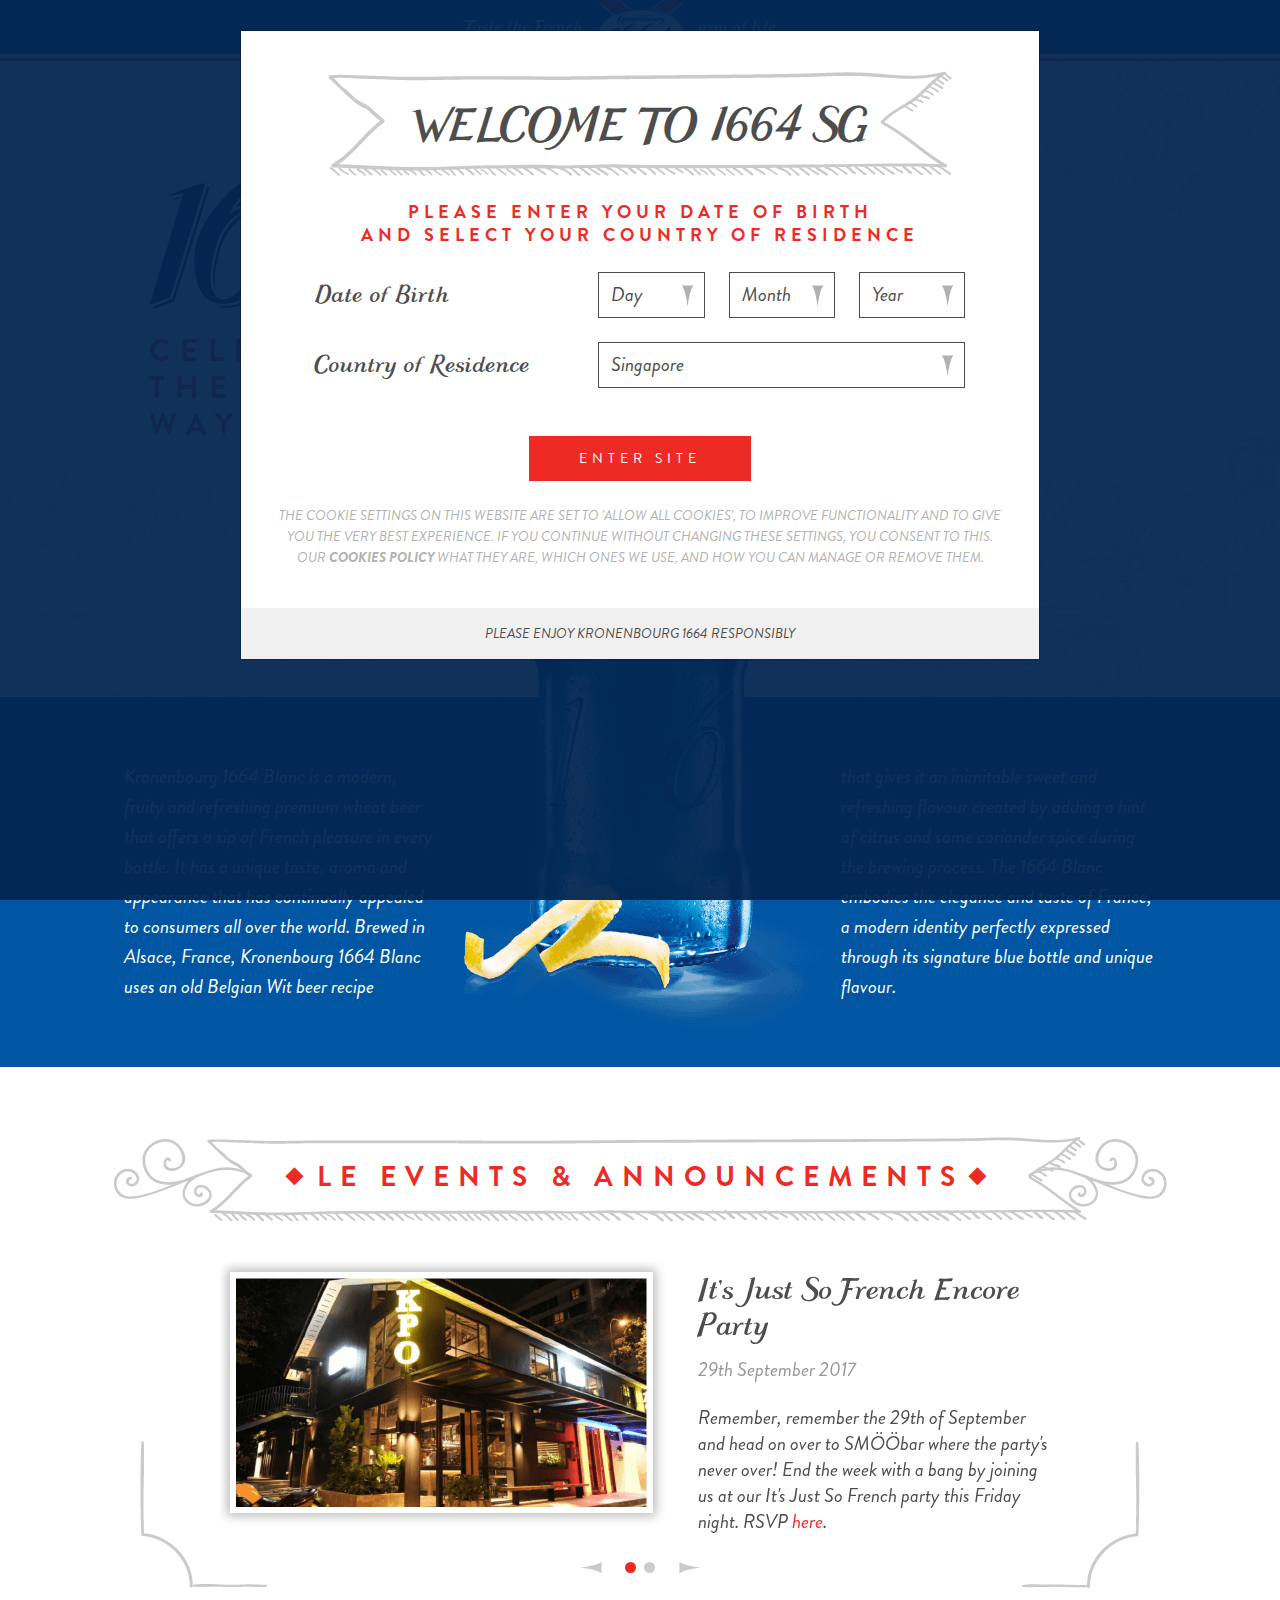
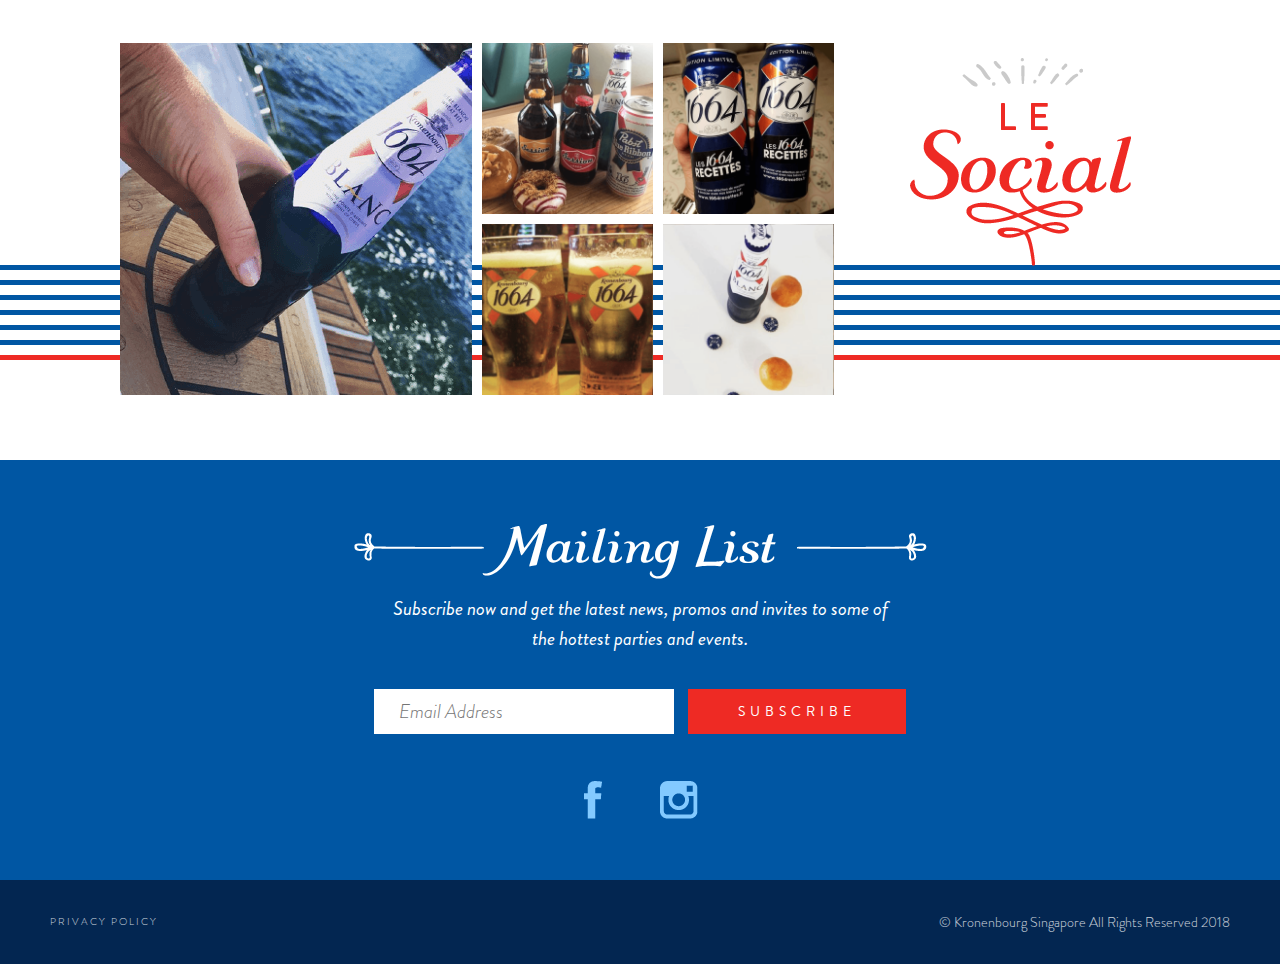
<file: index.html>
<!DOCTYPE html>
<html lang="en">
<head>
    <!-- Google Tag Manager -->
    <script>
        if (window.location.hostname !== 'localhost') {
            (function(w,d,s,l,i){w[l]=w[l]||[];w[l].push({'gtm.start':
            new Date().getTime(),event:'gtm.js'});var f=d.getElementsByTagName(s)[0],
            j=d.createElement(s),dl=l!='dataLayer'?'&l='+l:'';j.async=true;j.src=
            'https://www.googletagmanager.com/gtm.js?id='+i+dl;f.parentNode.insertBefore(j,f);
            })(window,document,'script','dataLayer','GTM-TSMLTPT');
        }
    </script>
    <!-- End Google Tag Manager -->

    <title>Kronenbourg Singapore | Dominic Arrojado</title>
    <meta charset="utf-8" />
    <meta http-equiv="content-type" content="text/html; charset=utf-8" />
    <meta http-equiv="expires" content="-1" />
    <meta http-equiv="X-UA-Compatible" content="IE=edge">
    <meta name="fragment" content="!" />
    <meta name="distribution" content="global" />
    <meta name="rating" content="general" />
    <meta name="viewport" content="width=device-width, initial-scale=1.0, user-scalable=0, minimum-scale=1.0, maximum-scale=1.0" />
    <link rel="icon" href="https://dominicarrojado.com/favicon.ico" />
    <meta
        name="description"
        content="Kronenbourg 1664 Blanc beer is a fruity french wheat beer with a hint of citrus. Refreshing & slightly sweet, 1664 Blanc invites you to the French way of life."
    />
    <link
        rel="canonical"
        href="https://dominicarrojado.com/kronenbourg-website/"
    />
    <meta property="og:locale" content="en_US" />
    <meta property="og:type" content="website" />
    <meta
        property="og:title"
        content="Kronenbourg Singapore | Dominic Arrojado"
    />
    <meta
        property="og:description"
        content="Kronenbourg 1664 Blanc beer is a fruity french wheat beer with a hint of citrus. Refreshing & slightly sweet, 1664 Blanc invites you to the French way of life."
    />
    <meta
        property="og:url"
        content="https://dominicarrojado.com/kronenbourg-website/"
    />
    <meta
        property="og:site_name"
        content="Dominic Arrojado"
    />
    <meta
        property="og:image"
        content="https://dominicarrojado.com/kronenbourg-website/images/screenshot.png"
    />
    <meta
        property="og:image:secure_url"
        content="https://dominicarrojado.com/kronenbourg-website/images/screenshot.png"
    />
    <meta property="og:image:width" content="1440" />
    <meta property="og:image:height" content="900" />
    <meta name="twitter:card" content="summary_large_image" />
    <meta
        name="twitter:description"
        content="Kronenbourg 1664 Blanc beer is a fruity french wheat beer with a hint of citrus. Refreshing & slightly sweet, 1664 Blanc invites you to the French way of life."
    />
    <meta
        name="twitter:title"
        content="Kronenbourg Singapore | Dominic Arrojado"
    />
    <meta
        name="twitter:image"
        content="https://dominicarrojado.com/kronenbourg-website/images/screenshot.png"
    />
    <link rel="stylesheet" href="css/bootstrap.min.css">
    <link rel="stylesheet" href="css/main.css">
</head>
<body class="d-none">

<!-- Google Tag Manager (noscript) -->
<noscript><iframe src="https://www.googletagmanager.com/ns.html?id=GTM-TSMLTPT"
height="0" width="0" style="display:none;visibility:hidden"></iframe></noscript>
<!-- End Google Tag Manager (noscript) -->

<header id="header">
    <div class="header">
        <span class="type-kronenbourg">Taste the French</span><div class="header-logo">
            <a href="index.html">
                <img src="images/kronenbourg-1664-blanc-logo.png" alt="Kronenbourg 1664 Blanc logo">
            </a>
        </div><span class="type-kronenbourg">way of life</span><span class="space"></span>
    </div>
    <div class="header-line"></div>
</header>

<section class="home-first-panel background-image-cover">
    <div class="image-container background-image-cover">
        <img src="images/kronenbourg-1664-blanc-bottle.png" alt="Kronenbourg 1664 Blanc bottle">
    </div>
    <div class="headline-container">
        <div class="headline">
            <h1><img src="images/kronenbourg-1664-logo.png" alt="Kronenbourg 1664 logo"></h1>
            Celebrating the French way of life
        </div>
    </div>
</section>

<section class="home-second-panel">
    <span>
        Kronenbourg 1664 Blanc is a modern, fruity and refreshing premium wheat beer that offers a sip of French pleasure in every bottle. It has a unique taste, aroma and appearance that has continually appealed to consumers all over the world. Brewed in Alsace, France, Kronenbourg 1664 Blanc uses an old Belgian Wit beer recipe
    </span>
    <span class="middle"></span>
    <span>
        that gives it an inimitable sweet and refreshing flavour created by adding a hint of citrus and some coriander spice during the brewing process. The 1664 Blanc embodies the elegance and taste of France, a modern identity perfectly expressed through its signature blue bottle and unique flavour.
    </span>
</section>

<section class="home-third-panel">
    <div class="title background-image-cover">
        <h2 class="force-wrap">
            <span>◆</span>Le Events & Announcements<span>◆</span>
        </h2>
    </div>
        <div id="announcements" class="carousel slide announcements" data-ride="carousel">
            <div class="carousel-controls">
                <a href="#announcements" role="button" data-slide="prev">
                    <img src="images/kronenbourg-le-events-and-announcements-carousel-arrow-left.png">
                    <img class="active" src="images/kronenbourg-le-events-and-announcements-carousel-arrow-left-active.png">
                </a>
                <ol class="carousel-indicators">
                    <li data-target="#announcements" data-slide-to="0" class="active"></li>
                    <li data-target="#announcements" data-slide-to="1"></li>
                </ol>
                <a href="#announcements" role="button" data-slide="next">
                    <img src="images/kronenbourg-le-events-and-announcements-carousel-arrow-right.png">
                    <img class="active" src="images/kronenbourg-le-events-and-announcements-carousel-arrow-right-active.png">
                </a>
            </div>
            <div class="carousel-inner" role="listbox">
                <div class="carousel-item active">
                    <div class="announcement-item">
                        <img src="images/kronenbourg-at-kpo-cafe-bar.png" alt="Kronenbourg at KPO Cafe Bar">
                        <h3 class="title type-kronenbourg">
                            It's Just So French Encore Party
                        </h3>
                        <div class="date">
                            29th September 2017
                        </div>
                        <div class="body">
                            Remember, remember the 29th of September and head on over to SMÖÖbar where the party's never over! End the week with a bang by joining us at our It's Just So French party this Friday night.
                            RSVP <a href="http://bit.ly/1664xsmoobar" target="_blank">here</a>.
                        </div>
                    </div>
                </div>
                <div class="carousel-item">
                    <div class="announcement-item">
                        <img src="images/kronenbourg-at-kpo-cafe-bar.png" alt="Kronenbourg at KPO Cafe Bar">
                        <h3 class="title type-kronenbourg">
                            It's just so French Party at KPO Cafe Bar
                        </h3>
                        <div class="date">
                            5th August 2017
                        </div>
                        <div class="body">
                            The French Are Coming... to KPO Cafe Bar! Experience a celebration like no other and experience the French art of partying at the KPO Cafe Bar this 31<sup>st</sup> August, Thursday.
                        </div>
                    </div>
                </div>
            </div>
            <img class="left-bottom-border" src="images/kronenbourg-le-events-and-announcements-left-bottom-border.png" alt="Kronenbourg Le Events and Announcements left bottom border">
            <img class="right-bottom-border" src="images/kronenbourg-le-events-and-announcements-right-bottom-border.png" alt="Kronenbourg Le Events and Announcements right bottom border">
        </div>
</section>

<section class="home-fourth-panel background-image-cover">
    <div class="lines">
        <div></div>
        <div></div>
        <div></div>
        <div></div>
        <div></div>
        <div></div>
        <div></div>
    </div>
    <div class="instagram">
        <img class="title" src="images/kronenbourg-le-social.png" alt="Kronenbourg Le Social">
        <div class="images-container">
            <img src="assets/ig-1.png" />
            <img src="assets/ig-2.png" />
            <img src="assets/ig-3.png" />
            <img src="assets/ig-4.png" />
            <img src="assets/ig-5.png" />
        </div>
    </div>
</section>

<section class="home-fifth-panel">
    <div class="title background-image-cover">
        <h2 class="type-kronenbourg">
            Mailing List
        </h2>
    </div>
    <div class="description">
        Subscribe now and get the latest news, promos and invites to some of the hottest parties and events.
    </div>
    <div class="subscription-form">
        <input class="subscription-input font-weight-300" placeholder="Email Address">
        <button class="subscription-btn btn-kronenbourg">Subscribe</button>
    </div>
    <div class="social">
        <a href="https://www.facebook.com/KronenbourgSG" target="_blank">
            <img src="images/kronenbourg-facebook.png" alt="Kronenbourg Facebook">
        </a>
        <a href="https://www.instagram.com/kronenbourgsg" target="_blank">
            <img src="images/kronenbourg-instagram.png" alt="Kronenbourg Instagram">
        </a>
    </div>
</section>

<footer>
    <div>
        <a href="privacy-policy.html" class="font-weight-300">
            Privacy policy
        </a>
    </div>
    <div class="font-weight-300">
        © Kronenbourg Singapore All Rights Reserved 2018
    </div>
</footer>

<div id="modalAgeGate" class="modal modal-age-gate fade" tabindex="-1" role="dialog" aria-hidden="true" data-backdrop="static" data-keyboard="false">
    <div class="modal-dialog modal-lg" role="document">
        <div id="ageGateContent" class="modal-content">
            <div class="modal-body">
                <div class="title d-flex mb-4 background-image-cover">
                    <h5 class="m-auto type-kronenbourg text-uppercase">Welcome to 1664 SG</h5>
                </div>
                <div class="description mb-4 font-weight-bold text-uppercase text-center">
                    Please enter your date of birth
                    <br class="d-none d-lg-inline"/>
                    and select your country of residence
                </div>
                <div class="form-item mb-4">
                    <div class="row">
                        <div class="col-lg-5 d-flex mb-1 mb-lg-0">
                            <div class="label my-auto type-kronenbourg">
                                Date of Birth
                            </div>
                        </div>
                        <div class="col-lg-7">
                            <div class="row no-gutters">
                                <div class="col-4 pr-1 pr-md-2 pr-lg-3">
                                    <div class="input-container">
                                        <select id="ageGateDay" class="form-control w-100">
                                            <option value="">Day</option>
                                        </select>
                                        <img src="images/kronenbourg-age-restriction-arrow-down.png">
                                        <img class="active" src="images/kronenbourg-age-restriction-arrow-down-active.png">
                                    </div>
                                </div>
                                <div class="col-4 px-md-1 px-lg-2">
                                    <div class="input-container">
                                        <select id="ageGateMonth" class="form-control w-100">
                                            <option value="">Month</option>
                                        </select>
                                        <img src="images/kronenbourg-age-restriction-arrow-down.png">
                                        <img class="active" src="images/kronenbourg-age-restriction-arrow-down-active.png">
                                    </div>
                                </div>
                                <div class="col-4 pl-1 pl-md-2 pl-lg-3">
                                    <div class="input-container">
                                        <select id="ageGateYear" class="form-control w-100">
                                            <option value="">Year</option>
                                        </select>
                                        <img src="images/kronenbourg-age-restriction-arrow-down.png">
                                        <img class="active" src="images/kronenbourg-age-restriction-arrow-down-active.png">
                                    </div>
                                </div>
                            </div>
                        </div>
                    </div>
                </div>
                <div class="form-item mb-5">
                    <div class="row">
                        <div class="col-lg-5 d-flex mb-1 mb-lg-0">
                            <div class="label my-auto type-kronenbourg">
                                Country of Residence
                            </div>
                        </div>
                        <div class="col-lg-7">
                            <div class="input-container">
                                <select id="ageGateCountry" class="form-control w-100">
                                    <option value="AF">Afghanistan</option>
                                    <option value="AX">Åland Islands</option>
                                    <option value="AL">Albania</option>
                                    <option value="DZ">Algeria</option>
                                    <option value="AS">American Samoa</option>
                                    <option value="AD">Andorra</option>
                                    <option value="AO">Angola</option>
                                    <option value="AI">Anguilla</option>
                                    <option value="AQ">Antarctica</option>
                                    <option value="AG">Antigua and Barbuda</option>
                                    <option value="AR">Argentina</option>
                                    <option value="AM">Armenia</option>
                                    <option value="AW">Aruba</option>
                                    <option value="AU">Australia</option>
                                    <option value="AT">Austria</option>
                                    <option value="AZ">Azerbaijan</option>
                                    <option value="BS">Bahamas</option>
                                    <option value="BH">Bahrain</option>
                                    <option value="BD">Bangladesh</option>
                                    <option value="BB">Barbados</option>
                                    <option value="BY">Belarus</option>
                                    <option value="BE">Belgium</option>
                                    <option value="BZ">Belize</option>
                                    <option value="BJ">Benin</option>
                                    <option value="BM">Bermuda</option>
                                    <option value="BT">Bhutan</option>
                                    <option value="BO">Bolivia, Plurinational State of</option>
                                    <option value="BQ">Bonaire, Sint Eustatius and Saba</option>
                                    <option value="BA">Bosnia and Herzegovina</option>
                                    <option value="BW">Botswana</option>
                                    <option value="BV">Bouvet Island</option>
                                    <option value="BR">Brazil</option>
                                    <option value="IO">British Indian Ocean Territory</option>
                                    <option value="BN">Brunei Darussalam</option>
                                    <option value="BG">Bulgaria</option>
                                    <option value="BF">Burkina Faso</option>
                                    <option value="BI">Burundi</option>
                                    <option value="KH">Cambodia</option>
                                    <option value="CM">Cameroon</option>
                                    <option value="CA">Canada</option>
                                    <option value="CV">Cape Verde</option>
                                    <option value="KY">Cayman Islands</option>
                                    <option value="CF">Central African Republic</option>
                                    <option value="TD">Chad</option>
                                    <option value="CL">Chile</option>
                                    <option value="CN">China</option>
                                    <option value="CX">Christmas Island</option>
                                    <option value="CC">Cocos (Keeling) Islands</option>
                                    <option value="CO">Colombia</option>
                                    <option value="KM">Comoros</option>
                                    <option value="CG">Congo</option>
                                    <option value="CD">Congo, the Democratic Republic of the</option>
                                    <option value="CK">Cook Islands</option>
                                    <option value="CR">Costa Rica</option>
                                    <option value="CI">Côte d'Ivoire</option>
                                    <option value="HR">Croatia</option>
                                    <option value="CU">Cuba</option>
                                    <option value="CW">Curaçao</option>
                                    <option value="CY">Cyprus</option>
                                    <option value="CZ">Czech Republic</option>
                                    <option value="DK">Denmark</option>
                                    <option value="DJ">Djibouti</option>
                                    <option value="DM">Dominica</option>
                                    <option value="DO">Dominican Republic</option>
                                    <option value="EC">Ecuador</option>
                                    <option value="EG">Egypt</option>
                                    <option value="SV">El Salvador</option>
                                    <option value="GQ">Equatorial Guinea</option>
                                    <option value="ER">Eritrea</option>
                                    <option value="EE">Estonia</option>
                                    <option value="ET">Ethiopia</option>
                                    <option value="FK">Falkland Islands (Malvinas)</option>
                                    <option value="FO">Faroe Islands</option>
                                    <option value="FJ">Fiji</option>
                                    <option value="FI">Finland</option>
                                    <option value="FR">France</option>
                                    <option value="GF">French Guiana</option>
                                    <option value="PF">French Polynesia</option>
                                    <option value="TF">French Southern Territories</option>
                                    <option value="GA">Gabon</option>
                                    <option value="GM">Gambia</option>
                                    <option value="GE">Georgia</option>
                                    <option value="DE">Germany</option>
                                    <option value="GH">Ghana</option>
                                    <option value="GI">Gibraltar</option>
                                    <option value="GR">Greece</option>
                                    <option value="GL">Greenland</option>
                                    <option value="GD">Grenada</option>
                                    <option value="GP">Guadeloupe</option>
                                    <option value="GU">Guam</option>
                                    <option value="GT">Guatemala</option>
                                    <option value="GG">Guernsey</option>
                                    <option value="GN">Guinea</option>
                                    <option value="GW">Guinea-Bissau</option>
                                    <option value="GY">Guyana</option>
                                    <option value="HT">Haiti</option>
                                    <option value="HM">Heard Island and McDonald Islands</option>
                                    <option value="VA">Holy See (Vatican City State)</option>
                                    <option value="HN">Honduras</option>
                                    <option value="HK">Hong Kong</option>
                                    <option value="HU">Hungary</option>
                                    <option value="IS">Iceland</option>
                                    <option value="IN">India</option>
                                    <option value="ID">Indonesia</option>
                                    <option value="IR">Iran, Islamic Republic of</option>
                                    <option value="IQ">Iraq</option>
                                    <option value="IE">Ireland</option>
                                    <option value="IM">Isle of Man</option>
                                    <option value="IL">Israel</option>
                                    <option value="IT">Italy</option>
                                    <option value="JM">Jamaica</option>
                                    <option value="JP">Japan</option>
                                    <option value="JE">Jersey</option>
                                    <option value="JO">Jordan</option>
                                    <option value="KZ">Kazakhstan</option>
                                    <option value="KE">Kenya</option>
                                    <option value="KI">Kiribati</option>
                                    <option value="KP">Korea, Democratic People's Republic of</option>
                                    <option value="KR">Korea, Republic of</option>
                                    <option value="KW">Kuwait</option>
                                    <option value="KG">Kyrgyzstan</option>
                                    <option value="LA">Lao People's Democratic Republic</option>
                                    <option value="LV">Latvia</option>
                                    <option value="LB">Lebanon</option>
                                    <option value="LS">Lesotho</option>
                                    <option value="LR">Liberia</option>
                                    <option value="LY">Libya</option>
                                    <option value="LI">Liechtenstein</option>
                                    <option value="LT">Lithuania</option>
                                    <option value="LU">Luxembourg</option>
                                    <option value="MO">Macao</option>
                                    <option value="MK">Macedonia, the former Yugoslav Republic of</option>
                                    <option value="MG">Madagascar</option>
                                    <option value="MW">Malawi</option>
                                    <option value="MY">Malaysia</option>
                                    <option value="MV">Maldives</option>
                                    <option value="ML">Mali</option>
                                    <option value="MT">Malta</option>
                                    <option value="MH">Marshall Islands</option>
                                    <option value="MQ">Martinique</option>
                                    <option value="MR">Mauritania</option>
                                    <option value="MU">Mauritius</option>
                                    <option value="YT">Mayotte</option>
                                    <option value="MX">Mexico</option>
                                    <option value="FM">Micronesia, Federated States of</option>
                                    <option value="MD">Moldova, Republic of</option>
                                    <option value="MC">Monaco</option>
                                    <option value="MN">Mongolia</option>
                                    <option value="ME">Montenegro</option>
                                    <option value="MS">Montserrat</option>
                                    <option value="MA">Morocco</option>
                                    <option value="MZ">Mozambique</option>
                                    <option value="MM">Myanmar</option>
                                    <option value="NA">Namibia</option>
                                    <option value="NR">Nauru</option>
                                    <option value="NP">Nepal</option>
                                    <option value="NL">Netherlands</option>
                                    <option value="NC">New Caledonia</option>
                                    <option value="NZ">New Zealand</option>
                                    <option value="NI">Nicaragua</option>
                                    <option value="NE">Niger</option>
                                    <option value="NG">Nigeria</option>
                                    <option value="NU">Niue</option>
                                    <option value="NF">Norfolk Island</option>
                                    <option value="MP">Northern Mariana Islands</option>
                                    <option value="NO">Norway</option>
                                    <option value="OM">Oman</option>
                                    <option value="PK">Pakistan</option>
                                    <option value="PW">Palau</option>
                                    <option value="PS">Palestinian Territory, Occupied</option>
                                    <option value="PA">Panama</option>
                                    <option value="PG">Papua New Guinea</option>
                                    <option value="PY">Paraguay</option>
                                    <option value="PE">Peru</option>
                                    <option value="PH">Philippines</option>
                                    <option value="PN">Pitcairn</option>
                                    <option value="PL">Poland</option>
                                    <option value="PT">Portugal</option>
                                    <option value="PR">Puerto Rico</option>
                                    <option value="QA">Qatar</option>
                                    <option value="RE">Réunion</option>
                                    <option value="RO">Romania</option>
                                    <option value="RU">Russian Federation</option>
                                    <option value="RW">Rwanda</option>
                                    <option value="BL">Saint Barthélemy</option>
                                    <option value="SH">Saint Helena, Ascension and Tristan da Cunha</option>
                                    <option value="KN">Saint Kitts and Nevis</option>
                                    <option value="LC">Saint Lucia</option>
                                    <option value="MF">Saint Martin (French part)</option>
                                    <option value="PM">Saint Pierre and Miquelon</option>
                                    <option value="VC">Saint Vincent and the Grenadines</option>
                                    <option value="WS">Samoa</option>
                                    <option value="SM">San Marino</option>
                                    <option value="ST">Sao Tome and Principe</option>
                                    <option value="SA">Saudi Arabia</option>
                                    <option value="SN">Senegal</option>
                                    <option value="RS">Serbia</option>
                                    <option value="SC">Seychelles</option>
                                    <option value="SL">Sierra Leone</option>
                                    <option value="SG" selected="selected">Singapore</option>
                                    <option value="SX">Sint Maarten (Dutch part)</option>
                                    <option value="SK">Slovakia</option>
                                    <option value="SI">Slovenia</option>
                                    <option value="SB">Solomon Islands</option>
                                    <option value="SO">Somalia</option>
                                    <option value="ZA">South Africa</option>
                                    <option value="GS">South Georgia and the South Sandwich Islands</option>
                                    <option value="SS">South Sudan</option>
                                    <option value="ES">Spain</option>
                                    <option value="LK">Sri Lanka</option>
                                    <option value="SD">Sudan</option>
                                    <option value="SR">Suriname</option>
                                    <option value="SJ">Svalbard and Jan Mayen</option>
                                    <option value="SZ">Swaziland</option>
                                    <option value="SE">Sweden</option>
                                    <option value="CH">Switzerland</option>
                                    <option value="SY">Syrian Arab Republic</option>
                                    <option value="TW">Taiwan, Province of China</option>
                                    <option value="TJ">Tajikistan</option>
                                    <option value="TZ">Tanzania, United Republic of</option>
                                    <option value="TH">Thailand</option>
                                    <option value="TL">Timor-Leste</option>
                                    <option value="TG">Togo</option>
                                    <option value="TK">Tokelau</option>
                                    <option value="TO">Tonga</option>
                                    <option value="TT">Trinidad and Tobago</option>
                                    <option value="TN">Tunisia</option>
                                    <option value="TR">Turkey</option>
                                    <option value="TM">Turkmenistan</option>
                                    <option value="TC">Turks and Caicos Islands</option>
                                    <option value="TV">Tuvalu</option>
                                    <option value="UG">Uganda</option>
                                    <option value="UA">Ukraine</option>
                                    <option value="AE">United Arab Emirates</option>
                                    <option value="GB">United Kingdom</option>
                                    <option value="US">United States of America</option>
                                    <option value="UM">United States Minor Outlying Islands</option>
                                    <option value="UY">Uruguay</option>
                                    <option value="UZ">Uzbekistan</option>
                                    <option value="VU">Vanuatu</option>
                                    <option value="VE">Venezuela, Bolivarian Republic of</option>
                                    <option value="VN">Viet Nam</option>
                                    <option value="VG">Virgin Islands, British</option>
                                    <option value="VI">Virgin Islands, U.S.</option>
                                    <option value="WF">Wallis and Futuna</option>
                                    <option value="EH">Western Sahara</option>
                                    <option value="YE">Yemen</option>
                                    <option value="ZM">Zambia</option>
                                    <option value="ZW">Zimbabwe</option>
                                </select>
                                <img src="images/kronenbourg-age-restriction-arrow-down.png">
                                <img class="active" src="images/kronenbourg-age-restriction-arrow-down-active.png">
                            </div>
                        </div>
                    </div>
                </div>
                <div id="ageGateError" class="content-error d-none my-4 font-italic text-uppercase text-center">
                    Please provide your date of birth
                </div>
                <div class="mb-4 text-center">
                    <button id="ageGateEnterSiteBtn" type="button" class="btn-kronenbourg">
                        Enter site
                    </button>
                </div>
                <div class="helper font-italic text-uppercase text-center">
                    The cookie settings on this website are set to 'allow all cookies', to improve functionality and to give you the very best experience. If you continue without changing these settings, you consent to this. Our <a href="privacy-policy.html" target="_blank">cookies policy</a> what they are, which ones we use, and how you can manage or remove them.
                </div>
            </div>
            <div class="footer">
                Please enjoy Kronenbourg 1664 responsibly
            </div>
        </div>
        <div id="ageGateBlock" class="modal-content d-none">
            <div class="modal-body">
                <div class="content-error py-3 py-md-4 py-lg-5 font-italic text-uppercase text-center">
                    Sorry, you will have to be of legal age in your country of residence to enter the site.
                </div>
            </div>
        </div>
    </div>
</div>

<script src="js/jquery.min.js"></script>
<script src="js/tether.min.js"></script>
<script src="js/bootstrap.min.js"></script>
<script src="js/main.js"></script>

</body>
</html>
</file>
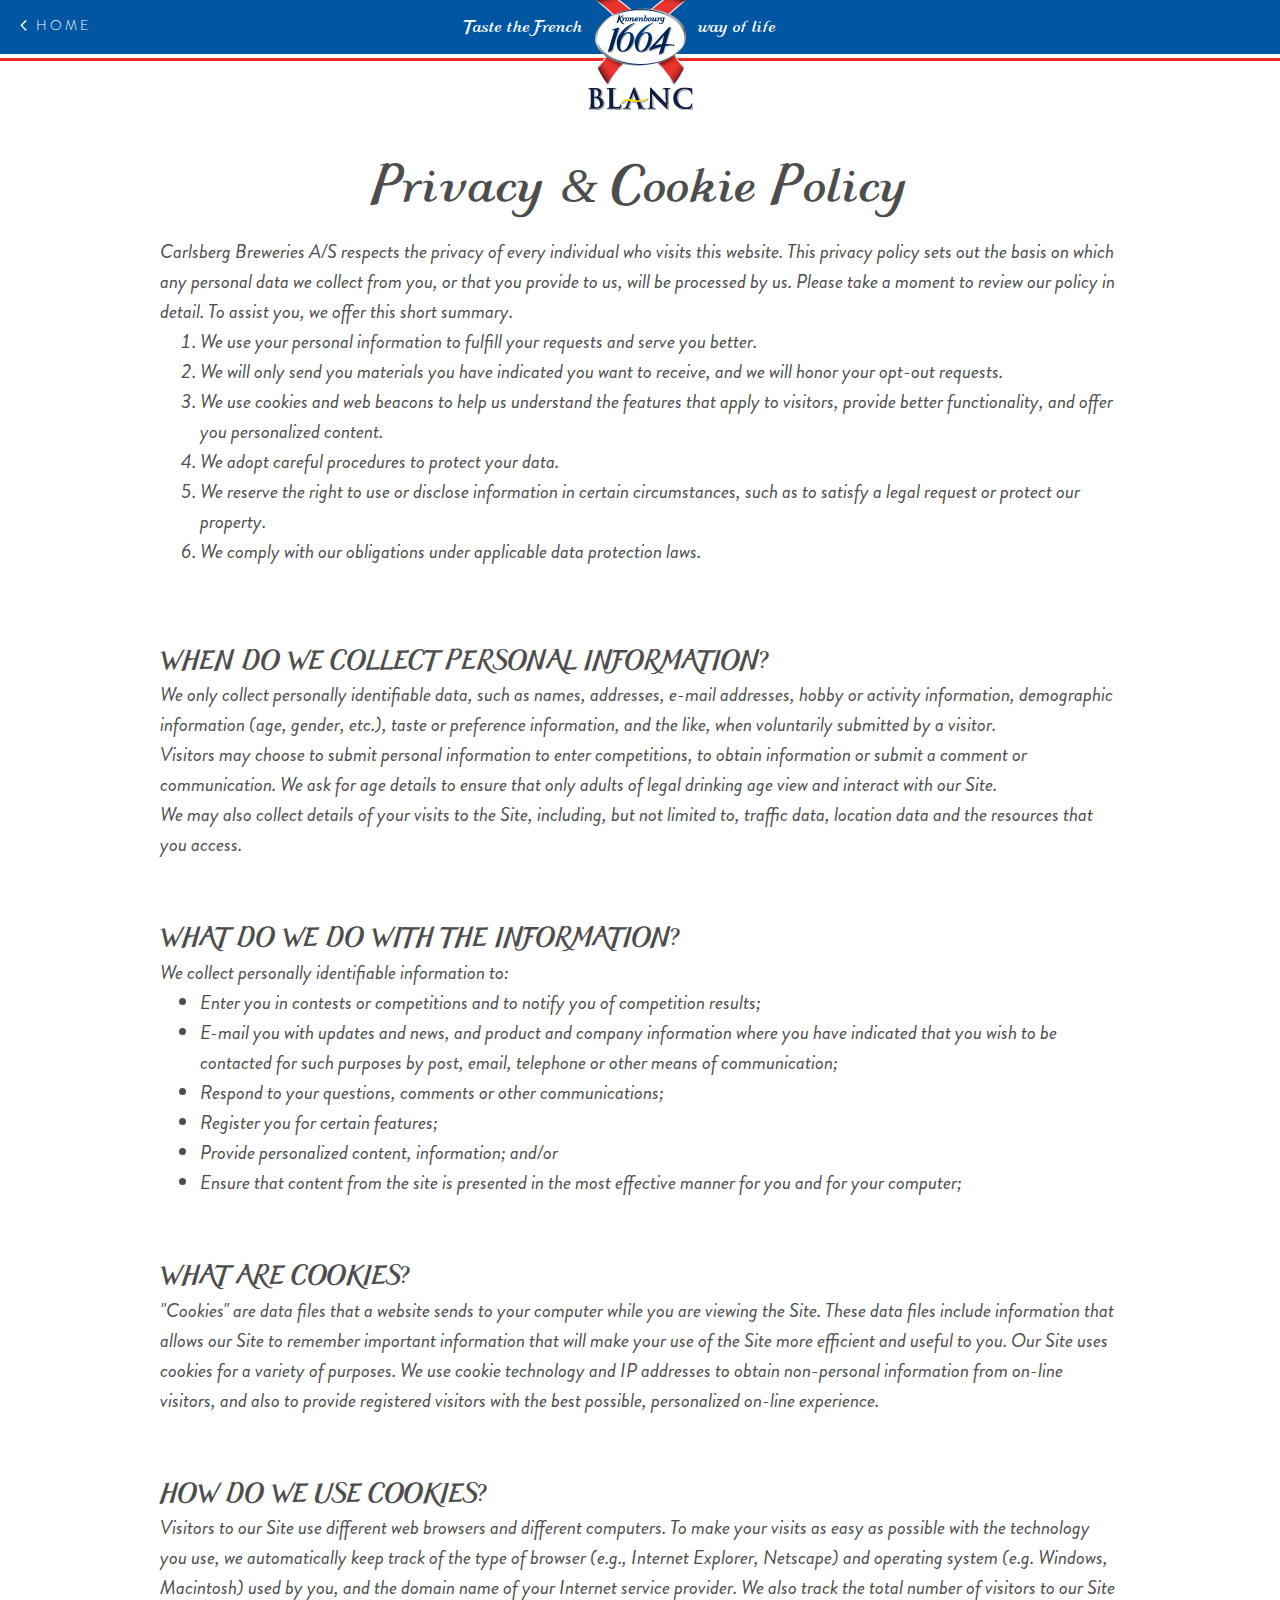
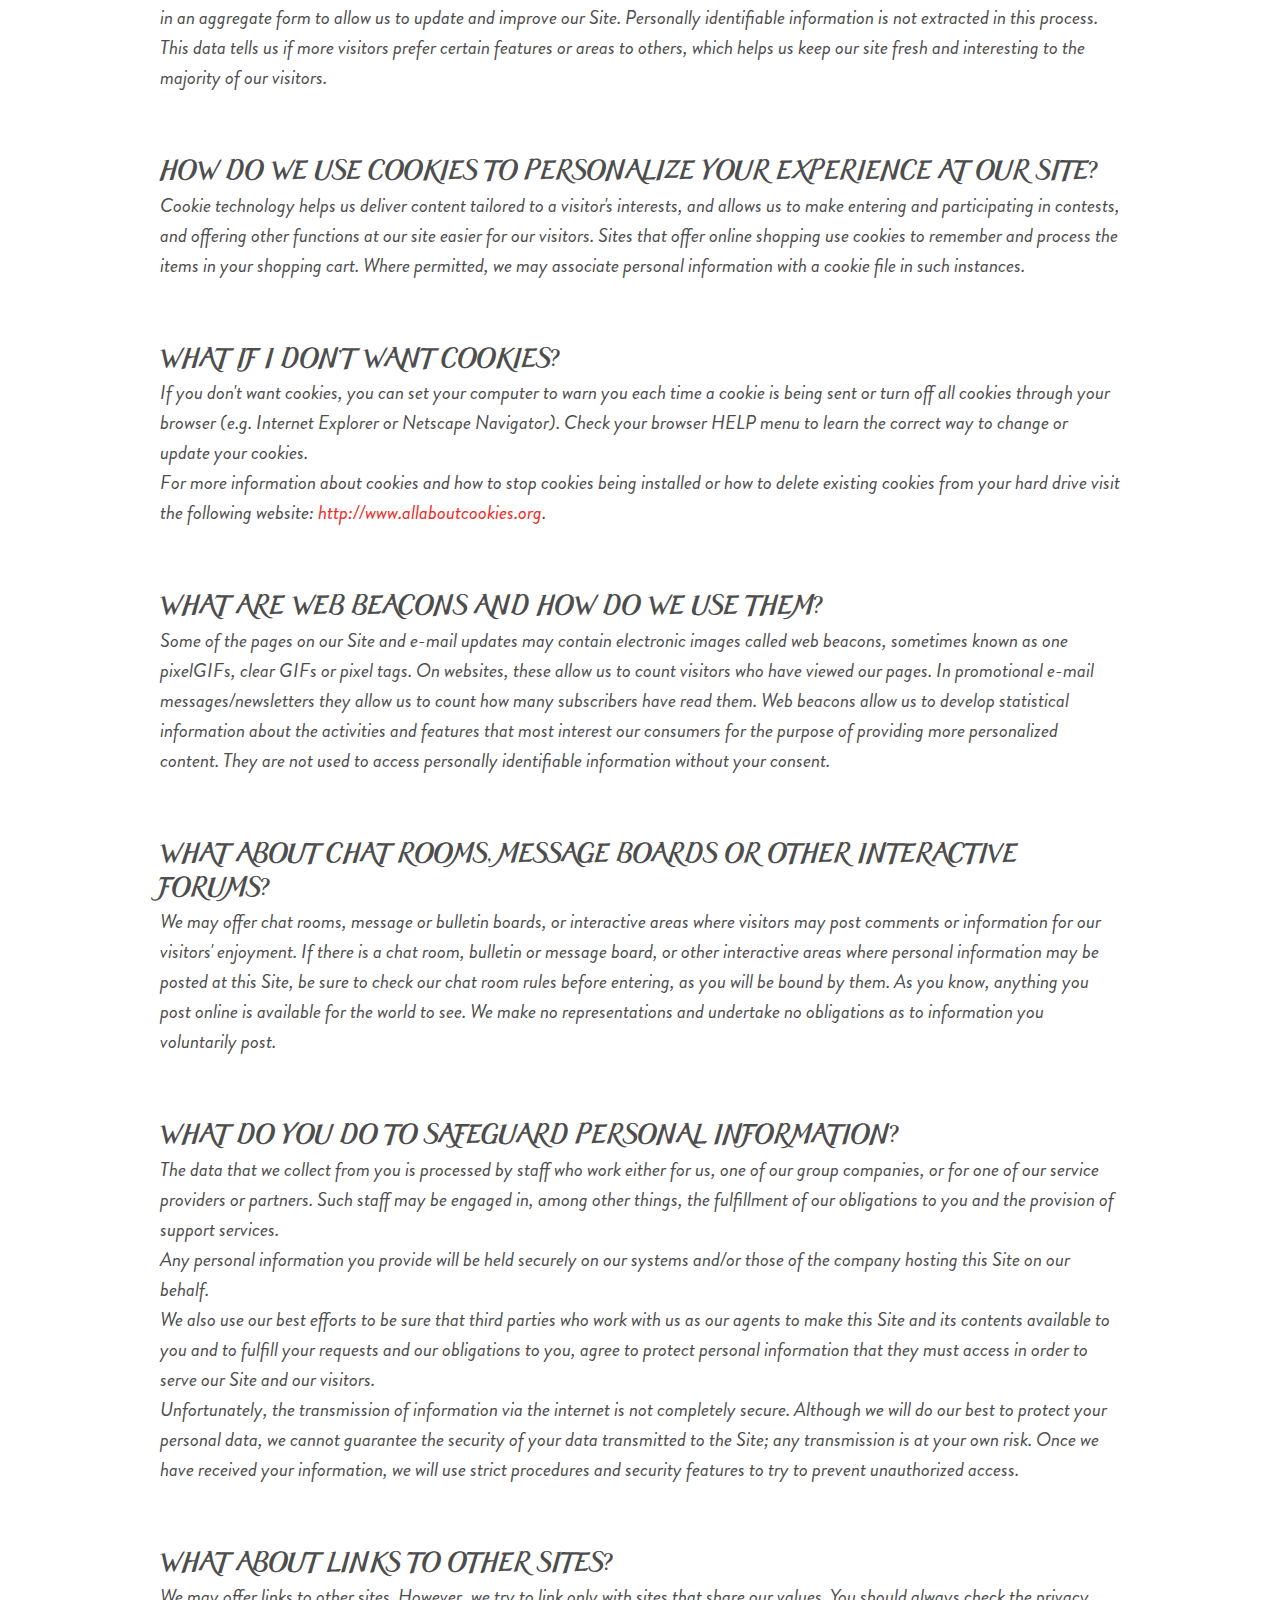
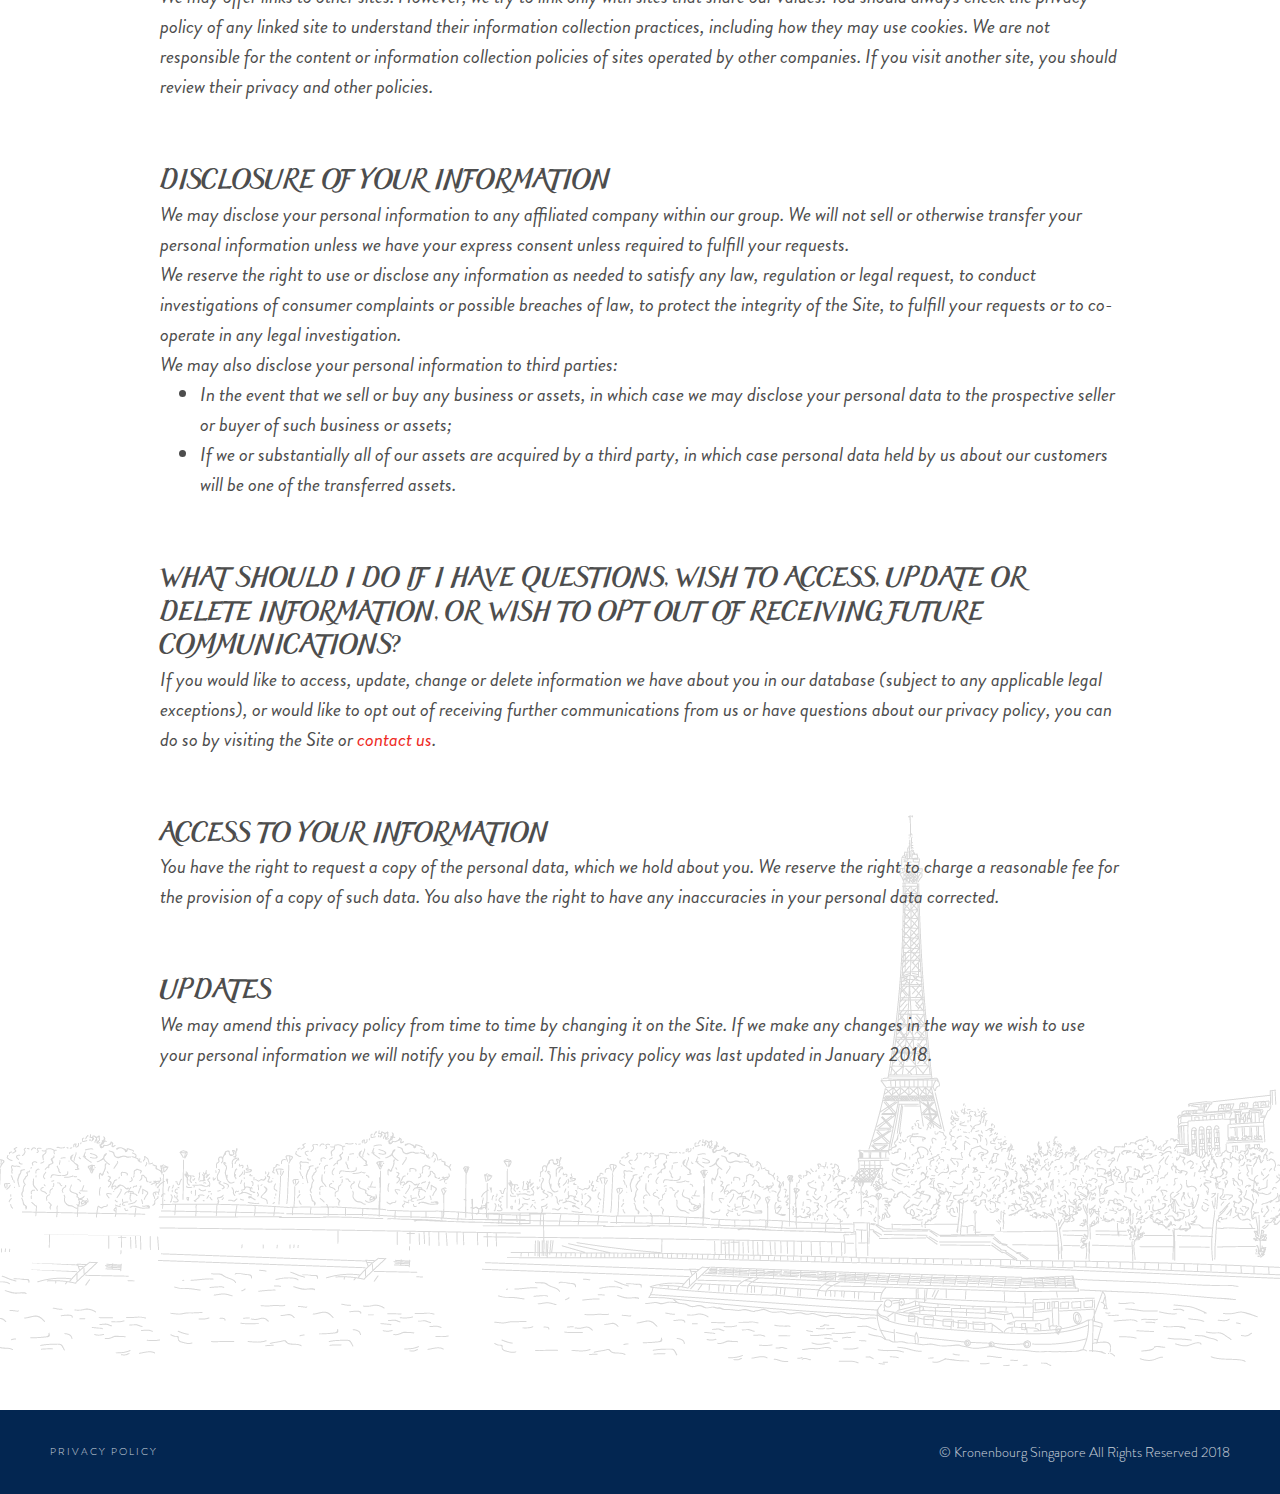
<file: privacy-policy.html>
<!DOCTYPE html>
<html lang="en">
<head>
    <!-- Google Tag Manager -->
    <script>
        if (window.location.hostname !== 'localhost') {
            (function(w,d,s,l,i){w[l]=w[l]||[];w[l].push({'gtm.start':
            new Date().getTime(),event:'gtm.js'});var f=d.getElementsByTagName(s)[0],
            j=d.createElement(s),dl=l!='dataLayer'?'&l='+l:'';j.async=true;j.src=
            'https://www.googletagmanager.com/gtm.js?id='+i+dl;f.parentNode.insertBefore(j,f);
            })(window,document,'script','dataLayer','GTM-TSMLTPT');
        }
    </script>
    <!-- End Google Tag Manager -->

    <title>Kronenbourg Singapore | Dominic Arrojado</title>
    <meta charset="utf-8" />
    <meta http-equiv="content-type" content="text/html; charset=utf-8" />
    <meta http-equiv="expires" content="-1" />
    <meta http-equiv="X-UA-Compatible" content="IE=edge">
    <meta name="fragment" content="!" />
    <meta name="distribution" content="global" />
    <meta name="rating" content="general" />
    <meta name="viewport" content="width=device-width, initial-scale=1.0, user-scalable=0, minimum-scale=1.0, maximum-scale=1.0" />
    <link rel="icon" href="https://dominicarrojado.com/favicon.ico" />
    <meta
        name="description"
        content="Kronenbourg 1664 Blanc beer is a fruity french wheat beer with a hint of citrus. Refreshing & slightly sweet, 1664 Blanc invites you to the French way of life."
    />
    <link
        rel="canonical"
        href="https://dominicarrojado.com/kronenbourg-website/privacy-policy.html"
    />
    <meta property="og:locale" content="en_US" />
    <meta property="og:type" content="website" />
    <meta
        property="og:title"
        content="Kronenbourg Singapore | Dominic Arrojado"
    />
    <meta
        property="og:description"
        content="Kronenbourg 1664 Blanc beer is a fruity french wheat beer with a hint of citrus. Refreshing & slightly sweet, 1664 Blanc invites you to the French way of life."
    />
    <meta
        property="og:url"
        content="https://dominicarrojado.com/kronenbourg-website/privacy-policy.html"
    />
    <meta
        property="og:site_name"
        content="Dominic Arrojado"
    />
    <meta
        property="og:image"
        content="https://dominicarrojado.com/kronenbourg-website/images/screenshot.png"
    />
    <meta
        property="og:image:secure_url"
        content="https://dominicarrojado.com/kronenbourg-website/images/screenshot.png"
    />
    <meta property="og:image:width" content="1440" />
    <meta property="og:image:height" content="900" />
    <meta name="twitter:card" content="summary_large_image" />
    <meta
        name="twitter:description"
        content="Kronenbourg 1664 Blanc beer is a fruity french wheat beer with a hint of citrus. Refreshing & slightly sweet, 1664 Blanc invites you to the French way of life."
    />
    <meta
        name="twitter:title"
        content="Kronenbourg Singapore | Dominic Arrojado"
    />
    <meta
        name="twitter:image"
        content="https://dominicarrojado.com/kronenbourg-website/images/screenshot.png"
    />
    <link rel="stylesheet" href="css/bootstrap.min.css">
    <link rel="stylesheet" href="css/main.css">
</head>
<body>

<!-- Google Tag Manager (noscript) -->
<noscript><iframe src="https://www.googletagmanager.com/ns.html?id=GTM-TSMLTPT"
height="0" width="0" style="display:none;visibility:hidden"></iframe></noscript>
<!-- End Google Tag Manager (noscript) -->

<header id="header">
    <div class="header">
        <a href="index.html" class="home-btn font-weight-300">
            <img class="icon" src="images/kronenbourg-header-home-arrow-icon.png" alt="<"> Home
        </a>
        <span class="type-kronenbourg">Taste the French</span><div class="header-logo">
        <a href="index.html">
            <img src="images/kronenbourg-1664-blanc-logo.png" alt="Kronenbourg 1664 Blanc logo">
        </a>
    </div><span class="type-kronenbourg">way of life</span><span class="space"></span>
    </div>
    <div class="header-line"></div>
</header>

<section class="privacy-policy with-header">
    <div class="wrapper">
        <h1 class="mb-4 type-kronenbourg text-center">
            Privacy & Cookie Policy
        </h1>
        <div class="content font-italic">
            <p>
                Carlsberg Breweries A/S respects the privacy of every individual who visits this website. This privacy policy sets out the basis on which any personal data we collect from you, or that you provide to us, will be processed by us. Please take a moment to review our policy in detail. To assist you, we offer this short summary.
            </p>
            <ol>
                <li>
                    We use your personal information to fulfill your requests and serve you better.
                </li>
                <li>
                    We will only send you materials you have indicated you want to receive, and we will honor your opt-out requests.
                </li>
                <li>
                    We use cookies and web beacons to help us understand the features that apply to visitors, provide better functionality, and offer you personalized content.
                </li>
                <li>
                    We adopt careful procedures to protect your data.
                </li>
                <li>
                    We reserve the right to use or disclose information in certain circumstances, such as to satisfy a legal request or protect our property.
                </li>
                <li>
                    We comply with our obligations under applicable data protection laws.
                </li>
            </ol>
            <br /><br />
            <h2 class="mb-1 type-kronenbourg text-uppercase">
                When do we collect personal information?
            </h2>
            <p>
                We only collect personally identifiable data, such as names, addresses, e-mail addresses, hobby or activity information, demographic information (age, gender, etc.), taste or preference information, and the like, when voluntarily submitted by a visitor.
                <br />
                Visitors may choose to submit personal information to enter competitions, to obtain information or submit a comment or communication. We ask for age details to ensure that only adults of legal drinking age view and interact with our Site.
                <br />
                We may also collect details of your visits to the Site, including, but not limited to, traffic data, location data and the resources that you access.
            </p>
            <br /><br />
            <h2 class="mb-1 type-kronenbourg text-uppercase">
                What do we do with the information?
            </h2>
            <p>
                We collect personally identifiable information to:
            </p>
            <ul class="mb-0">
                <li>
                    Enter you in contests or competitions and to notify you of competition results;
                </li>
                <li>
                    E-mail you with updates and news, and product and company information where you have indicated that you wish to be contacted for such purposes by post, email, telephone or other means of communication;
                </li>
                <li>
                    Respond to your questions, comments or other communications;
                </li>
                <li>
                    Register you for certain features;
                </li>
                <li>
                    Provide personalized content, information; and/or
                </li>
                <li>
                    Ensure that content from the site is presented in the most effective manner for you and for your computer;
                </li>
            </ul>
            <br /><br />
            <h2 class="mb-1 type-kronenbourg text-uppercase">
                What are cookies?
            </h2>
            <p>
                "Cookies" are data files that a website sends to your computer while you are viewing the Site. These data files include information that allows our Site to remember important information that will make your use of the Site more efficient and useful to you. Our Site uses cookies for a variety of purposes. We use cookie technology and IP addresses to obtain non-personal information from on-line visitors, and also to provide registered visitors with the best possible, personalized on-line experience.
            </p>
            <br /><br />
            <h2 class="mb-1 type-kronenbourg text-uppercase">
                How do we use cookies?
            </h2>
            <p>
                Visitors to our Site use different web browsers and different computers. To make your visits as easy as possible with the technology you use, we automatically keep track of the type of browser (e.g., Internet Explorer, Netscape) and operating system (e.g. Windows, Macintosh) used by you, and the domain name of your Internet service provider. We also track the total number of visitors to our Site in an aggregate form to allow us to update and improve our Site. Personally identifiable information is not extracted in this process. This data tells us if more visitors prefer certain features or areas to others, which helps us keep our site fresh and interesting to the majority of our visitors.
            </p>
            <br /><br />
            <h2 class="mb-1 type-kronenbourg text-uppercase">
                How do we use cookies to personalize your experience at our site?
            </h2>
            <p>
                Cookie technology helps us deliver content tailored to a visitor's interests, and allows us to make entering and participating in contests, and offering other functions at our site easier for our visitors. Sites that offer online shopping use cookies to remember and process the items in your shopping cart. Where permitted, we may associate personal information with a cookie file in such instances.
            </p>
            <br /><br />
            <h2 class="mb-1 type-kronenbourg text-uppercase">
                What if I don't want cookies?
            </h2>
            <p>
                If you don't want cookies, you can set your computer to warn you each time a cookie is being sent or turn off all cookies through your browser (e.g. Internet Explorer or Netscape Navigator). Check your browser HELP menu to learn the correct way to change or update your cookies.
                <br />
                For more information about cookies and how to stop cookies being installed or how to delete existing cookies from your hard drive visit the following website: <a href="http://www.allaboutcookies.org" target="_blank">http://www.allaboutcookies.org</a>.
            </p>
            <br /><br />
            <h2 class="mb-1 type-kronenbourg text-uppercase">
                What are web beacons and how do we use them?
            </h2>
            <p>
                Some of the pages on our Site and e-mail updates may contain electronic images called web beacons, sometimes known as one pixelGIFs, clear GIFs or pixel tags. On websites, these allow us to count visitors who have viewed our pages. In promotional e-mail messages/newsletters they allow us to count how many subscribers have read them. Web beacons allow us to develop statistical information about the activities and features that most interest our consumers for the purpose of providing more personalized content. They are not used to access personally identifiable information without your consent.
            </p>
            <br /><br />
            <h2 class="mb-1 type-kronenbourg text-uppercase">
                What about chat rooms, message boards or other interactive forums?
            </h2>
            <p>
                We may offer chat rooms, message or bulletin boards, or interactive areas where visitors may post comments or information for our visitors' enjoyment. If there is a chat room, bulletin or message board, or other interactive areas where personal information may be posted at this Site, be sure to check our chat room rules before entering, as you will be bound by them. As you know, anything you post online is available for the world to see. We make no representations and undertake no obligations as to information you voluntarily post.
            </p>
            <br /><br />
            <h2 class="mb-1 type-kronenbourg text-uppercase">
                What do you do to safeguard personal information?
            </h2>
            <p>
                The data that we collect from you is processed by staff who work either for us, one of our group companies, or for one of our service providers or partners. Such staff may be engaged in, among other things, the fulfillment of our obligations to you and the provision of support services.
                <br />
                Any personal information you provide will be held securely on our systems and/or those of the company hosting this Site on our behalf.
                <br />
                We also use our best efforts to be sure that third parties who work with us as our agents to make this Site and its contents available to you and to fulfill your requests and our obligations to you, agree to protect personal information that they must access in order to serve our Site and our visitors.
                <br />
                Unfortunately, the transmission of information via the internet is not completely secure. Although we will do our best to protect your personal data, we cannot guarantee the security of your data transmitted to the Site; any transmission is at your own risk. Once we have received your information, we will use strict procedures and security features to try to prevent unauthorized access.
            </p>
            <br /><br />
            <h2 class="mb-1 type-kronenbourg text-uppercase">
                What about links to other sites?
            </h2>
            <p>
                We may offer links to other sites. However, we try to link only with sites that share our values. You should always check the privacy policy of any linked site to understand their information collection practices, including how they may use cookies. We are not responsible for the content or information collection policies of sites operated by other companies. If you visit another site, you should review their privacy and other policies.
            </p>
            <br /><br />
            <h2 class="mb-1 type-kronenbourg text-uppercase">
                Disclosure of your information
            </h2>
            <p>
                We may disclose your personal information to any affiliated company within our group. We will not sell or otherwise transfer your personal information unless we have your express consent unless required to fulfill your requests.
                <br />
                We reserve the right to use or disclose any information as needed to satisfy any law, regulation or legal request, to conduct investigations of consumer complaints or possible breaches of law, to protect the integrity of the Site, to fulfill your requests or to co-operate in any legal investigation.
                <br />
                We may also disclose your personal information to third parties:
            </p>
            <ul class="mb-0">
                <li>
                    In the event that we sell or buy any business or assets, in which case we may disclose your personal data to the prospective seller or buyer of such business or assets;
                </li>
                <li>
                    If we or substantially all of our assets are acquired by a third party, in which case personal data held by us about our customers will be one of the transferred assets.
                </li>
            </ul>
            <br /><br />
            <h2 class="mb-1 type-kronenbourg text-uppercase">
                What should I do if I have questions, wish to access, update or delete information, or wish to opt out of receiving future communications?
            </h2>
            <p>
                If you would like to access, update, change or delete information we have about you in our database (subject to any applicable legal exceptions), or would like to opt out of receiving further communications from us or have questions about our privacy policy, you can do so by visiting the Site or <a href="mailto:k1664sg@gmail.com">contact us</a>.
            </p>
            <br /><br />
            <h2 class="mb-1 type-kronenbourg text-uppercase">
                Access to your information
            </h2>
            <p>
                You have the right to request a copy of the personal data, which we hold about you. We reserve the right to charge a reasonable fee for the provision of a copy of such data. You also have the right to have any inaccuracies in your personal data corrected.
            </p>
            <br /><br />
            <h2 class="mb-1 type-kronenbourg text-uppercase">
                Updates
            </h2>
            <p>
                We may amend this privacy policy from time to time by changing it on the Site. If we make any changes in the way we wish to use your personal information we will notify you by email. This privacy policy was last updated in January 2018.
            </p>
        </div>
    </div>
</section>

<footer>
    <div>
        <a href="privacy-policy.html" class="font-weight-300">
            Privacy policy
        </a>
    </div>
    <div class="font-weight-300">
        © Kronenbourg Singapore All Rights Reserved 2018
    </div>
</footer>

<script src="js/jquery.min.js"></script>
<script src="js/tether.min.js"></script>
<script src="js/bootstrap.min.js"></script>
<script src="js/main.js"></script>

</body>
</html>
</file>
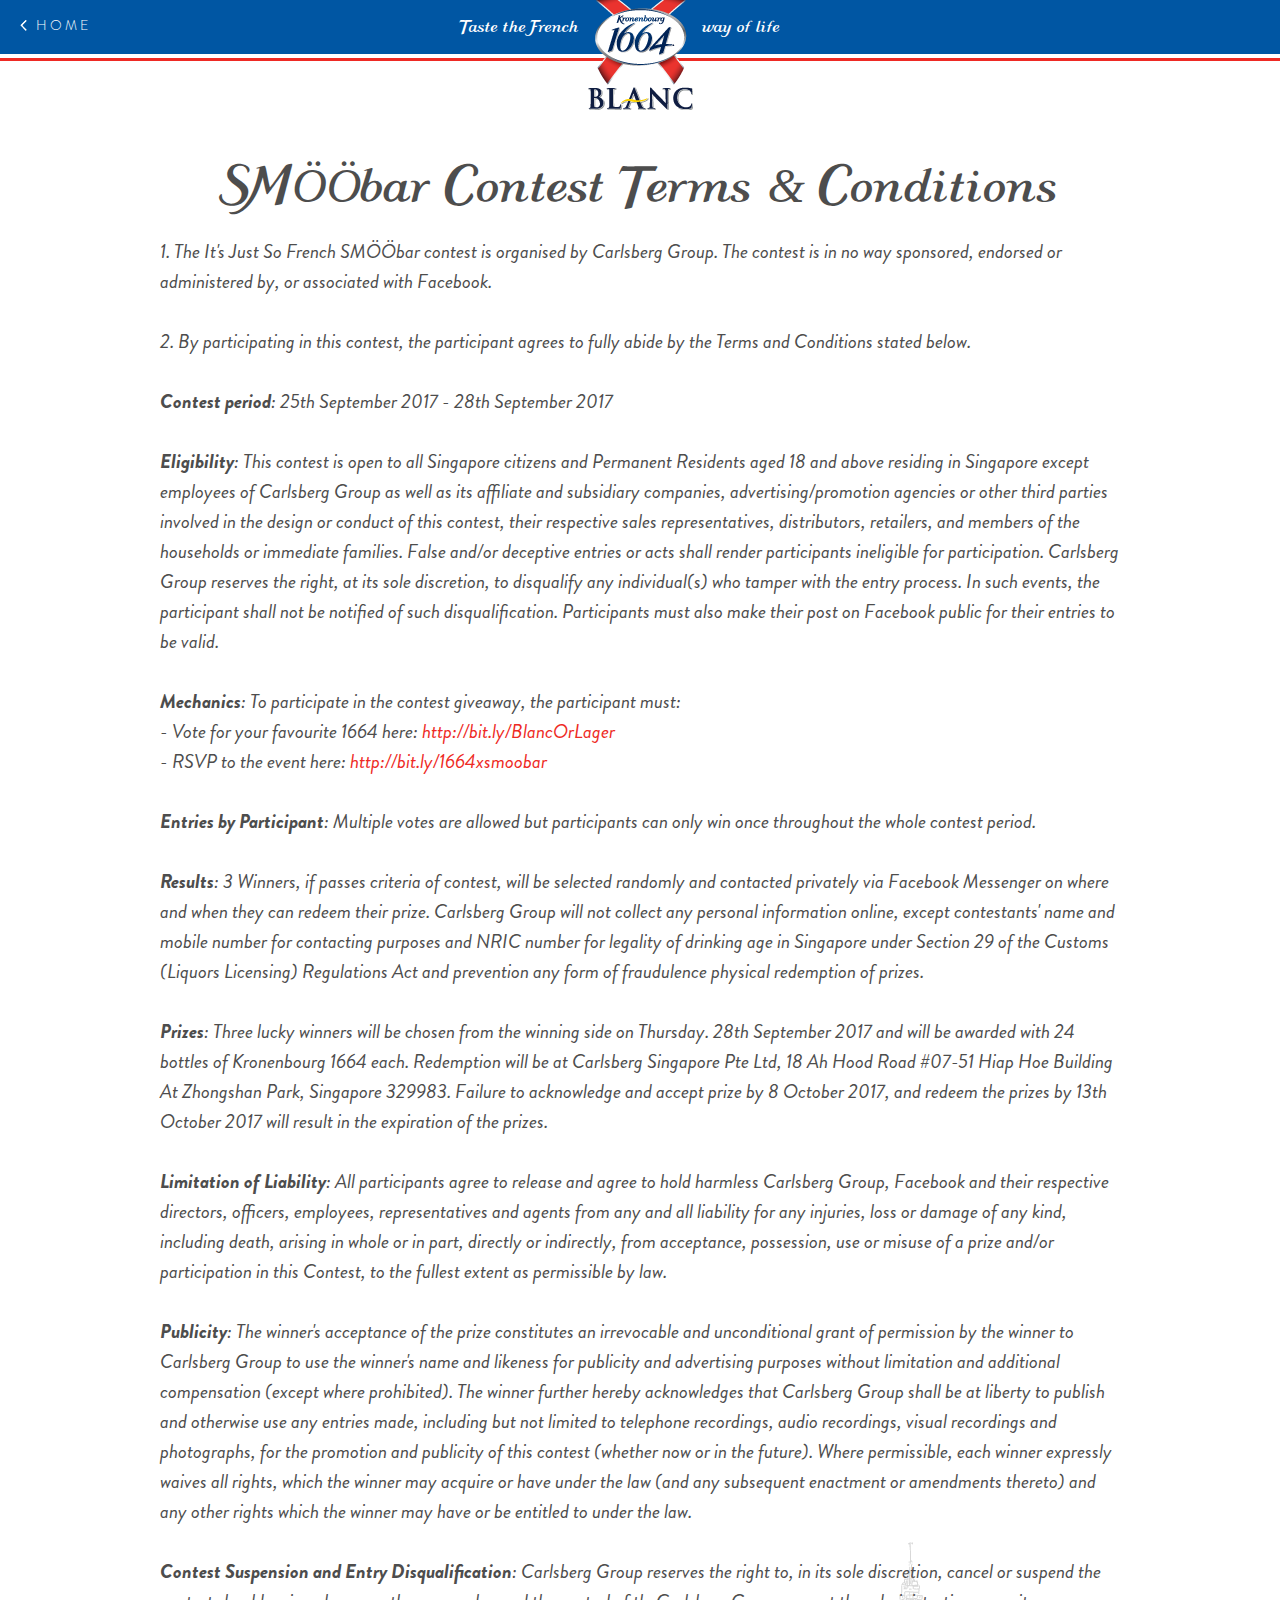
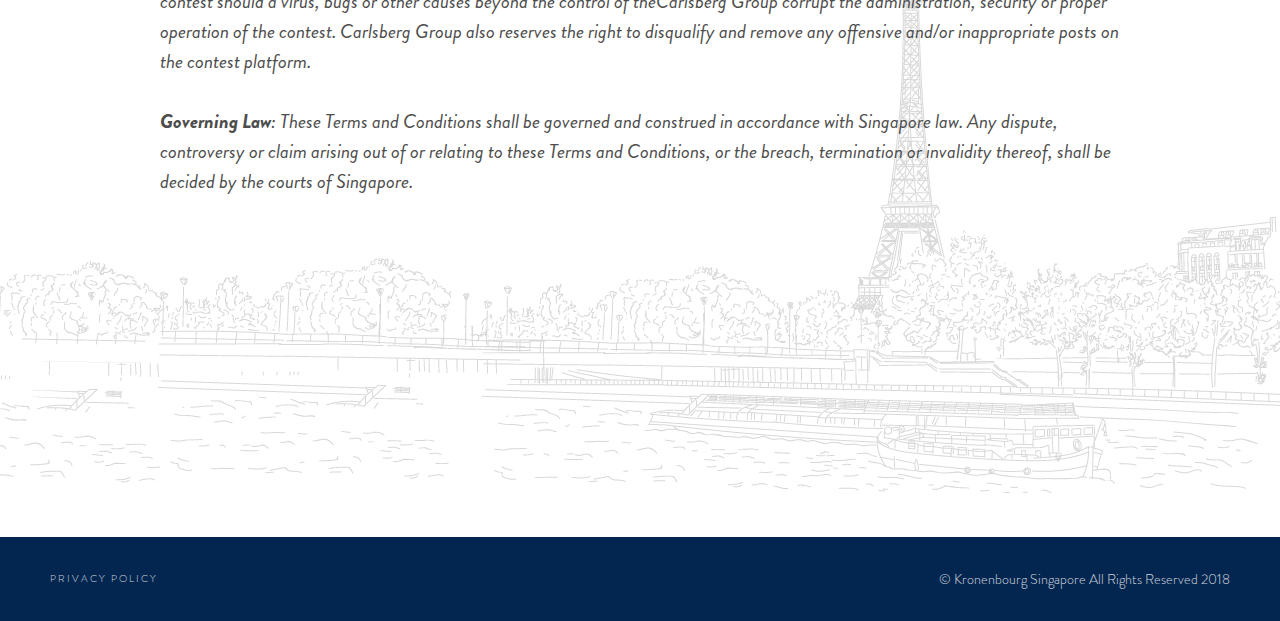
<file: smoobar-contest-terms-and-conditions.html>
<!DOCTYPE html>
<html lang="en">
  <head>
    <!-- Google Tag Manager -->
    <script>
        if (window.location.hostname !== 'localhost') {
            (function(w,d,s,l,i){w[l]=w[l]||[];w[l].push({'gtm.start':
            new Date().getTime(),event:'gtm.js'});var f=d.getElementsByTagName(s)[0],
            j=d.createElement(s),dl=l!='dataLayer'?'&l='+l:'';j.async=true;j.src=
            'https://www.googletagmanager.com/gtm.js?id='+i+dl;f.parentNode.insertBefore(j,f);
            })(window,document,'script','dataLayer','GTM-TSMLTPT');
        }
    </script>
    <!-- End Google Tag Manager -->

    <title>Kronenbourg Singapore | Dominic Arrojado</title>
    <meta charset="utf-8" />
    <meta http-equiv="content-type" content="text/html; charset=utf-8" />
    <meta http-equiv="expires" content="-1" />
    <meta http-equiv="X-UA-Compatible" content="IE=edge" />
    <meta name="fragment" content="!" />
    <meta name="distribution" content="global" />
    <meta name="rating" content="general" />
    <meta
      name="viewport"
      content="width=device-width, initial-scale=1.0, user-scalable=0, minimum-scale=1.0, maximum-scale=1.0"
    />
    <link rel="icon" href="https://dominicarrojado.com/favicon.ico" />
    <meta
        name="description"
        content="Kronenbourg 1664 Blanc beer is a fruity french wheat beer with a hint of citrus. Refreshing & slightly sweet, 1664 Blanc invites you to the French way of life."
    />
    <link
        rel="canonical"
        href="https://dominicarrojado.com/kronenbourg-website/smoobar-contest-terms-and-conditions.html"
    />
    <meta property="og:locale" content="en_US" />
    <meta property="og:type" content="website" />
    <meta
        property="og:title"
        content="Kronenbourg Singapore | Dominic Arrojado"
    />
    <meta
        property="og:description"
        content="Kronenbourg 1664 Blanc beer is a fruity french wheat beer with a hint of citrus. Refreshing & slightly sweet, 1664 Blanc invites you to the French way of life."
    />
    <meta
        property="og:url"
        content="https://dominicarrojado.com/kronenbourg-website/smoobar-contest-terms-and-conditions.html"
    />
    <meta
        property="og:site_name"
        content="Dominic Arrojado"
    />
    <meta
        property="og:image"
        content="https://dominicarrojado.com/kronenbourg-website/images/screenshot.png"
    />
    <meta
        property="og:image:secure_url"
        content="https://dominicarrojado.com/kronenbourg-website/images/screenshot.png"
    />
    <meta property="og:image:width" content="1440" />
    <meta property="og:image:height" content="900" />
    <meta name="twitter:card" content="summary_large_image" />
    <meta
        name="twitter:description"
        content="Kronenbourg 1664 Blanc beer is a fruity french wheat beer with a hint of citrus. Refreshing & slightly sweet, 1664 Blanc invites you to the French way of life."
    />
    <meta
        name="twitter:title"
        content="Kronenbourg Singapore | Dominic Arrojado"
    />
    <meta
        name="twitter:image"
        content="https://dominicarrojado.com/kronenbourg-website/images/screenshot.png"
    />
    <link rel="stylesheet" href="css/bootstrap.min.css" />
    <link rel="stylesheet" href="css/main.css" />
  </head>
  <body>
    <!-- Google Tag Manager (noscript) -->
    <noscript><iframe src="https://www.googletagmanager.com/ns.html?id=GTM-TSMLTPT"
    height="0" width="0" style="display:none;visibility:hidden"></iframe></noscript>
    <!-- End Google Tag Manager (noscript) -->

    <header id="header">
      <div class="header">
        <a href="index.html" class="home-btn font-weight-300">
          <img
            class="icon"
            src="images/kronenbourg-header-home-arrow-icon.png"
            alt="<"
          />
          Home
        </a>
        <span class="type-kronenbourg">Taste the French</span>
        <div class="header-logo">
          <a href="index.html">
            <img
              src="images/kronenbourg-1664-blanc-logo.png"
              alt="Kronenbourg 1664 Blanc logo"
            />
          </a>
        </div>
        <span class="type-kronenbourg">way of life</span
        ><span class="space"></span>
      </div>
      <div class="header-line"></div>
    </header>

    <section class="privacy-policy with-header">
      <div class="wrapper">
        <h1 class="mb-4 type-kronenbourg text-center">
          SMÖÖbar Contest Terms & Conditions
        </h1>
        <div class="content font-italic">
          <p>
            1. The It's Just So French SMÖÖbar contest is organised by Carlsberg
            Group. The contest is in no way sponsored, endorsed or administered
            by, or associated with Facebook.
          </p>
          <br />
          <p>
            2. By participating in this contest, the participant agrees to fully
            abide by the Terms and Conditions stated below.
          </p>
          <br />
          <p>
            <b>Contest period</b>: 25th September 2017 - 28th September 2017
            <br /><br />
            <b>Eligibility</b>: This contest is open to all Singapore citizens
            and Permanent Residents aged 18 and above residing in Singapore
            except employees of Carlsberg Group as well as its affiliate and
            subsidiary companies, advertising/promotion agencies or other third
            parties involved in the design or conduct of this contest, their
            respective sales representatives, distributors, retailers, and
            members of the households or immediate families. False and/or
            deceptive entries or acts shall render participants ineligible for
            participation. Carlsberg Group reserves the right, at its sole
            discretion, to disqualify any individual(s) who tamper with the
            entry process. In such events, the participant shall not be notified
            of such disqualification. Participants must also make their post on
            Facebook public for their entries to be valid. <br /><br />
            <b>Mechanics</b>: To participate in the contest giveaway, the
            participant must:
            <br />
            - Vote for your favourite 1664 here:
            <a href="http://bit.ly/BlancOrLager" target="_blank"
              >http://bit.ly/BlancOrLager</a
            >
            <br />
            - RSVP to the event here:
            <a href="http://bit.ly/1664xsmoobar" target="_blank"
              >http://bit.ly/1664xsmoobar</a
            >
            <br /><br />
            <b>Entries by Participant</b>: Multiple votes are allowed but
            participants can only win once throughout the whole contest period.
            <br /><br />
            <b>Results</b>: 3 Winners, if passes criteria of contest, will be
            selected randomly and contacted privately via Facebook Messenger on
            where and when they can redeem their prize. Carlsberg Group will not
            collect any personal information online, except contestants' name
            and mobile number for contacting purposes and NRIC number for
            legality of drinking age in Singapore under Section 29 of the
            Customs (Liquors Licensing) Regulations Act and prevention any form
            of fraudulence physical redemption of prizes. <br /><br />
            <b>Prizes</b>: Three lucky winners will be chosen from the winning
            side on Thursday. 28th September 2017 and will be awarded with 24
            bottles of Kronenbourg 1664 each. Redemption will be at Carlsberg
            Singapore Pte Ltd, 18 Ah Hood Road #07-51 Hiap Hoe Building At
            Zhongshan Park, Singapore 329983. Failure to acknowledge and accept
            prize by 8 October 2017, and redeem the prizes by 13th October 2017
            will result in the expiration of the prizes. <br /><br />
            <b>Limitation of Liability</b>: All participants agree to release
            and agree to hold harmless Carlsberg Group, Facebook and their
            respective directors, officers, employees, representatives and
            agents from any and all liability for any injuries, loss or damage
            of any kind, including death, arising in whole or in part, directly
            or indirectly, from acceptance, possession, use or misuse of a prize
            and/or participation in this Contest, to the fullest extent as
            permissible by law. <br /><br />
            <b>Publicity</b>: The winner's acceptance of the prize constitutes
            an irrevocable and unconditional grant of permission by the winner
            to Carlsberg Group to use the winner's name and likeness for
            publicity and advertising purposes without limitation and additional
            compensation (except where prohibited). The winner further hereby
            acknowledges that Carlsberg Group shall be at liberty to publish and
            otherwise use any entries made, including but not limited to
            telephone recordings, audio recordings, visual recordings and
            photographs, for the promotion and publicity of this contest
            (whether now or in the future). Where permissible, each winner
            expressly waives all rights, which the winner may acquire or have
            under the law (and any subsequent enactment or amendments thereto)
            and any other rights which the winner may have or be entitled to
            under the law. <br /><br />
            <b>Contest Suspension and Entry Disqualification</b>: Carlsberg
            Group reserves the right to, in its sole discretion, cancel or
            suspend the contest should a virus, bugs or other causes beyond the
            control of theCarlsberg Group corrupt the administration, security
            or proper operation of the contest. Carlsberg Group also reserves
            the right to disqualify and remove any offensive and/or
            inappropriate posts on the contest platform. <br /><br />
            <b>Governing Law</b>: These Terms and Conditions shall be governed
            and construed in accordance with Singapore law. Any dispute,
            controversy or claim arising out of or relating to these Terms and
            Conditions, or the breach, termination or invalidity thereof, shall
            be decided by the courts of Singapore.
          </p>
        </div>
      </div>
    </section>

    <footer>
      <div>
        <a href="privacy-policy.html" class="font-weight-300">
          Privacy policy
        </a>
      </div>
      <div class="font-weight-300">
        © Kronenbourg Singapore All Rights Reserved 2018
      </div>
    </footer>

    <script src="js/jquery.min.js"></script>
    <script src="js/tether.min.js"></script>
    <script src="js/bootstrap.min.js"></script>
    <script src="js/main.js"></script>
  </body>
</html>
</file>
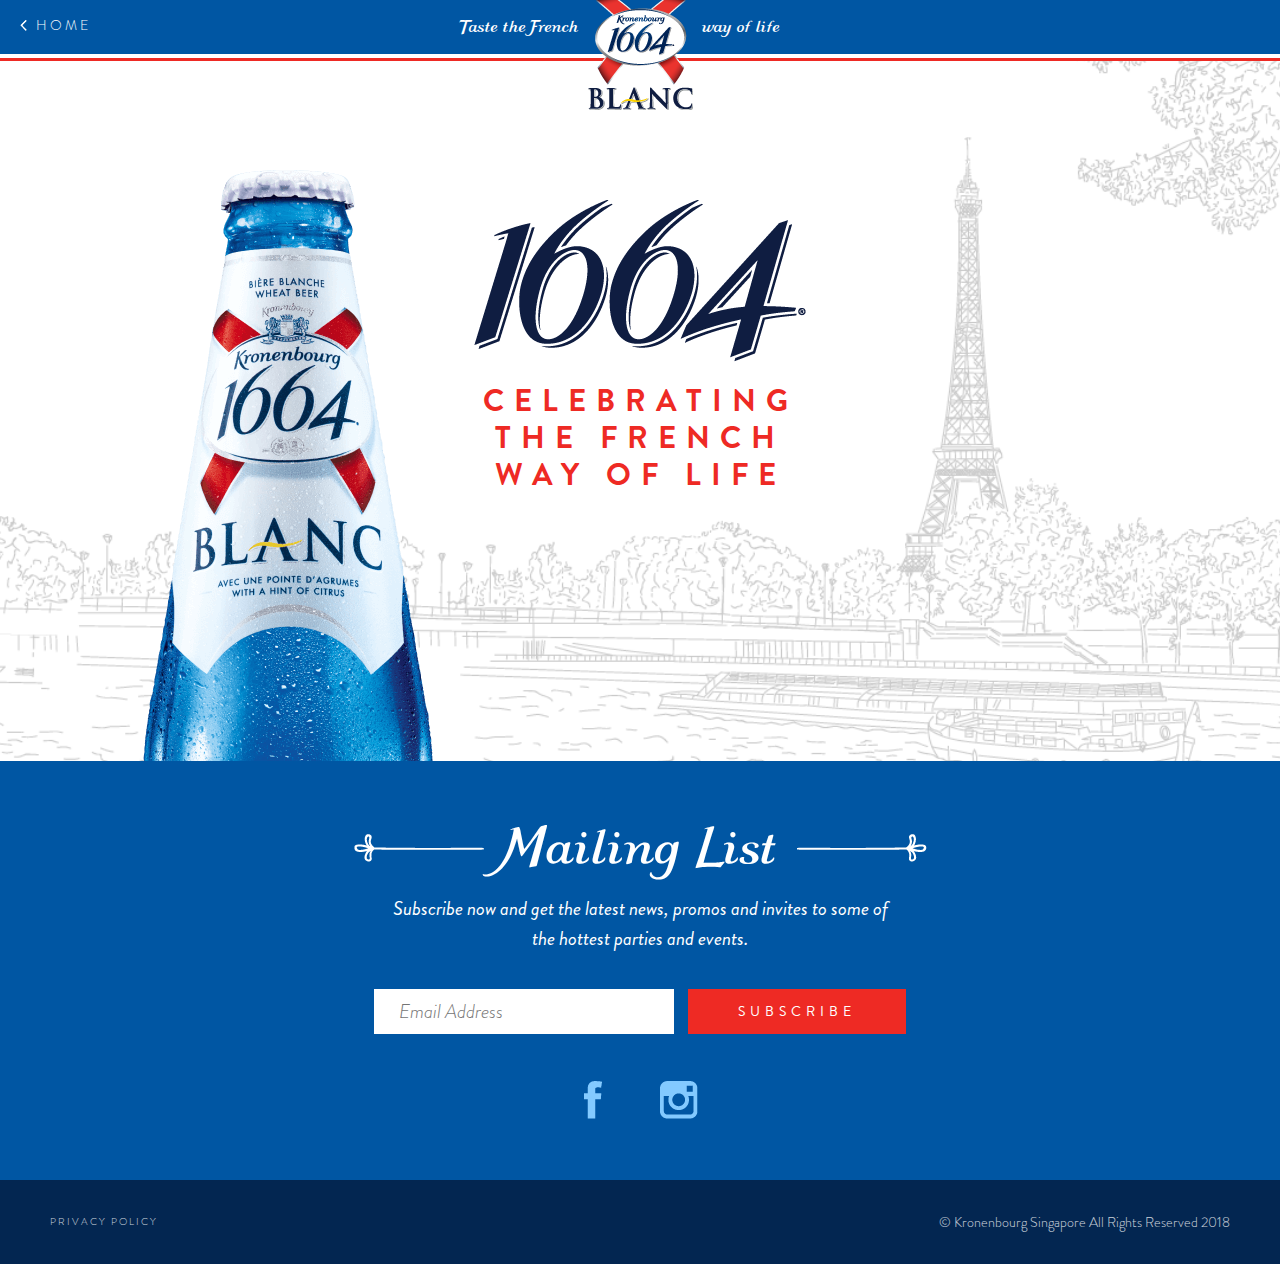
<file: subscribe.html>
<!DOCTYPE html>
<html lang="en">
  <head>
    <!-- Google Tag Manager -->
    <script>
        if (window.location.hostname !== 'localhost') {
            (function(w,d,s,l,i){w[l]=w[l]||[];w[l].push({'gtm.start':
            new Date().getTime(),event:'gtm.js'});var f=d.getElementsByTagName(s)[0],
            j=d.createElement(s),dl=l!='dataLayer'?'&l='+l:'';j.async=true;j.src=
            'https://www.googletagmanager.com/gtm.js?id='+i+dl;f.parentNode.insertBefore(j,f);
            })(window,document,'script','dataLayer','GTM-TSMLTPT');
        }
    </script>
    <!-- End Google Tag Manager -->

    <title>Kronenbourg Singapore | Dominic Arrojado</title>
    <meta charset="utf-8" />
    <meta http-equiv="content-type" content="text/html; charset=utf-8" />
    <meta http-equiv="expires" content="-1" />
    <meta http-equiv="X-UA-Compatible" content="IE=edge" />
    <meta name="fragment" content="!" />
    <meta name="distribution" content="global" />
    <meta name="rating" content="general" />
    <meta
      name="viewport"
      content="width=device-width, initial-scale=1.0, user-scalable=0, minimum-scale=1.0, maximum-scale=1.0"
    />
    <link rel="icon" href="https://dominicarrojado.com/favicon.ico" />
    <meta
        name="description"
        content="Kronenbourg 1664 Blanc beer is a fruity french wheat beer with a hint of citrus. Refreshing & slightly sweet, 1664 Blanc invites you to the French way of life."
    />
    <link
        rel="canonical"
        href="https://dominicarrojado.com/kronenbourg-website/subscribe.html"
    />
    <meta property="og:locale" content="en_US" />
    <meta property="og:type" content="website" />
    <meta
        property="og:title"
        content="Kronenbourg Singapore | Dominic Arrojado"
    />
    <meta
        property="og:description"
        content="Kronenbourg 1664 Blanc beer is a fruity french wheat beer with a hint of citrus. Refreshing & slightly sweet, 1664 Blanc invites you to the French way of life."
    />
    <meta
        property="og:url"
        content="https://dominicarrojado.com/kronenbourg-website/subscribe.html"
    />
    <meta
        property="og:site_name"
        content="Dominic Arrojado"
    />
    <meta
        property="og:image"
        content="https://dominicarrojado.com/kronenbourg-website/images/screenshot.png"
    />
    <meta
        property="og:image:secure_url"
        content="https://dominicarrojado.com/kronenbourg-website/images/screenshot.png"
    />
    <meta property="og:image:width" content="1440" />
    <meta property="og:image:height" content="900" />
    <meta name="twitter:card" content="summary_large_image" />
    <meta
        name="twitter:description"
        content="Kronenbourg 1664 Blanc beer is a fruity french wheat beer with a hint of citrus. Refreshing & slightly sweet, 1664 Blanc invites you to the French way of life."
    />
    <meta
        name="twitter:title"
        content="Kronenbourg Singapore | Dominic Arrojado"
    />
    <meta
        name="twitter:image"
        content="https://dominicarrojado.com/kronenbourg-website/images/screenshot.png"
    />
    <link rel="stylesheet" href="css/bootstrap.min.css" />
    <link rel="stylesheet" href="css/main.css" />
  </head>
  <body>
    <!-- Google Tag Manager (noscript) -->
    <noscript><iframe src="https://www.googletagmanager.com/ns.html?id=GTM-TSMLTPT"
    height="0" width="0" style="display:none;visibility:hidden"></iframe></noscript>
    <!-- End Google Tag Manager (noscript) -->

    <header id="header">
      <div class="header">
        <a href="index.html" class="home-btn font-weight-300">
          <img
            class="icon"
            src="images/kronenbourg-header-home-arrow-icon.png"
            alt="<"
          />
          Home
        </a>
        <span class="type-kronenbourg">Taste the French</span>
        <div class="header-logo">
          <a href="index.html">
            <img
              src="images/kronenbourg-1664-blanc-logo.png"
              alt="Kronenbourg 1664 Blanc logo"
            />
          </a>
        </div>
        <span class="type-kronenbourg">way of life</span
        ><span class="space"></span>
      </div>
      <div class="header-line"></div>
    </header>

    <section class="subscribe-first-panel background-image-cover">
      <div class="headline">
        <h1>
          <img
            src="images/kronenbourg-1664-logo.png"
            alt="Kronenbourg 1664 logo"
          />
        </h1>
        Celebrating the French way of life
      </div>
      <div class="home-btn-container text-center">
        <a href="index.html">
          <img
            class="icon active"
            src="images/kronenbourg-home-arrow-icon-active.png"
            alt="<"
          />
          <img
            class="icon"
            src="images/kronenbourg-home-arrow-icon.png"
            alt="<"
          />
          Home
        </a>
      </div>
      <div class="image-container background-image-cover">
        <img
          src="images/kronenbourg-1664-blanc-bottle-half.png"
          alt="Kronenbourg 1664 Blanc bottle"
        />
      </div>
    </section>

    <section class="home-fifth-panel">
      <div class="title background-image-cover">
        <h2 class="type-kronenbourg">
          Mailing List
        </h2>
      </div>
      <div class="description">
        Subscribe now and get the latest news, promos and invites to some of the
        hottest parties and events.
      </div>
      <div class="subscription-form">
        <input
          class="subscription-input font-weight-300"
          placeholder="Email Address"
        />
        <button class="subscription-btn btn-kronenbourg">Subscribe</button>
      </div>
      <div class="social">
        <a href="https://www.facebook.com/K1664" target="_blank">
          <img
            src="images/kronenbourg-facebook.png"
            alt="Kronenbourg Facebook"
          />
        </a>
        <a href="https://www.instagram.com/kronenbourgsg" target="_blank">
          <img
            src="images/kronenbourg-instagram.png"
            alt="Kronenbourg Instagram"
          />
        </a>
      </div>
    </section>

    <footer>
      <div>
        <a href="privacy-policy.html" class="font-weight-300">
          Privacy policy
        </a>
      </div>
      <div class="font-weight-300">
        © Kronenbourg Singapore All Rights Reserved 2018
      </div>
    </footer>

    <script src="js/jquery.min.js"></script>
    <script src="js/tether.min.js"></script>
    <script src="js/bootstrap.min.js"></script>
    <script src="js/main.js"></script>
  </body>
</html>
</file>
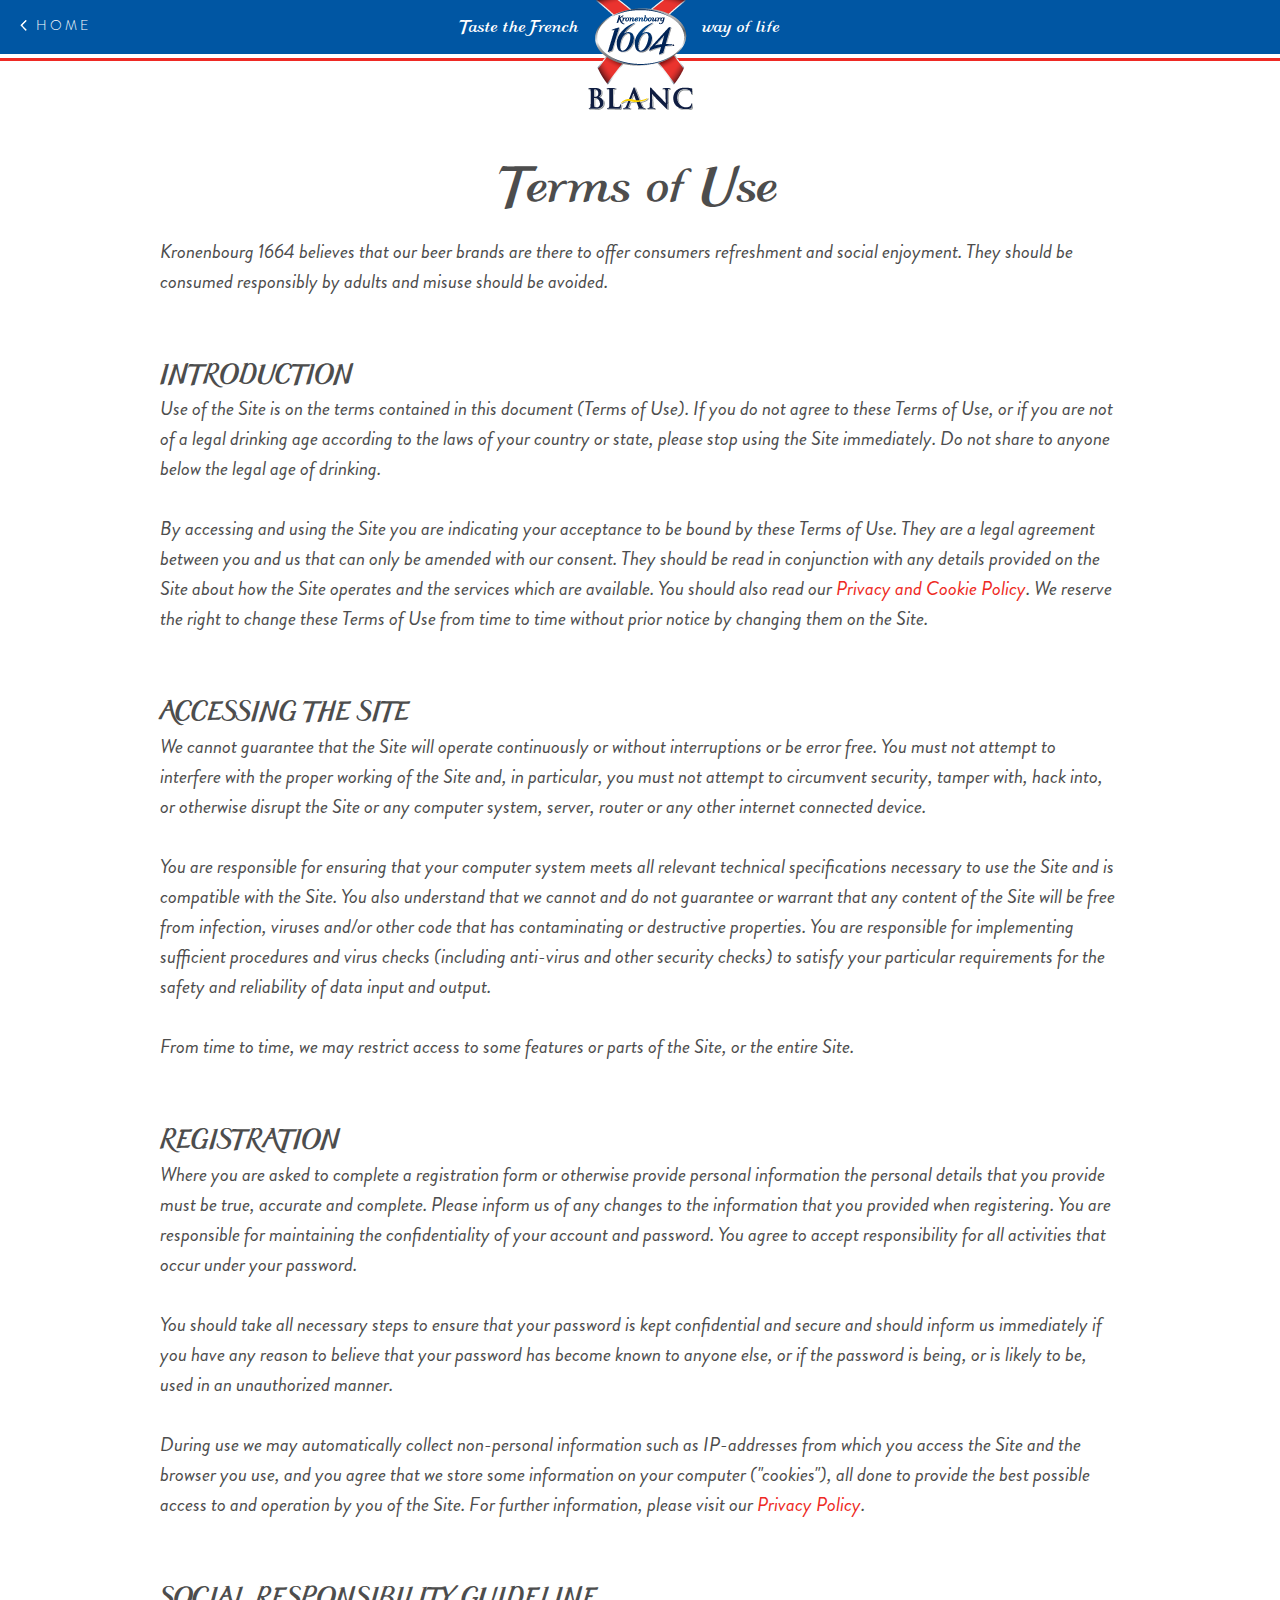
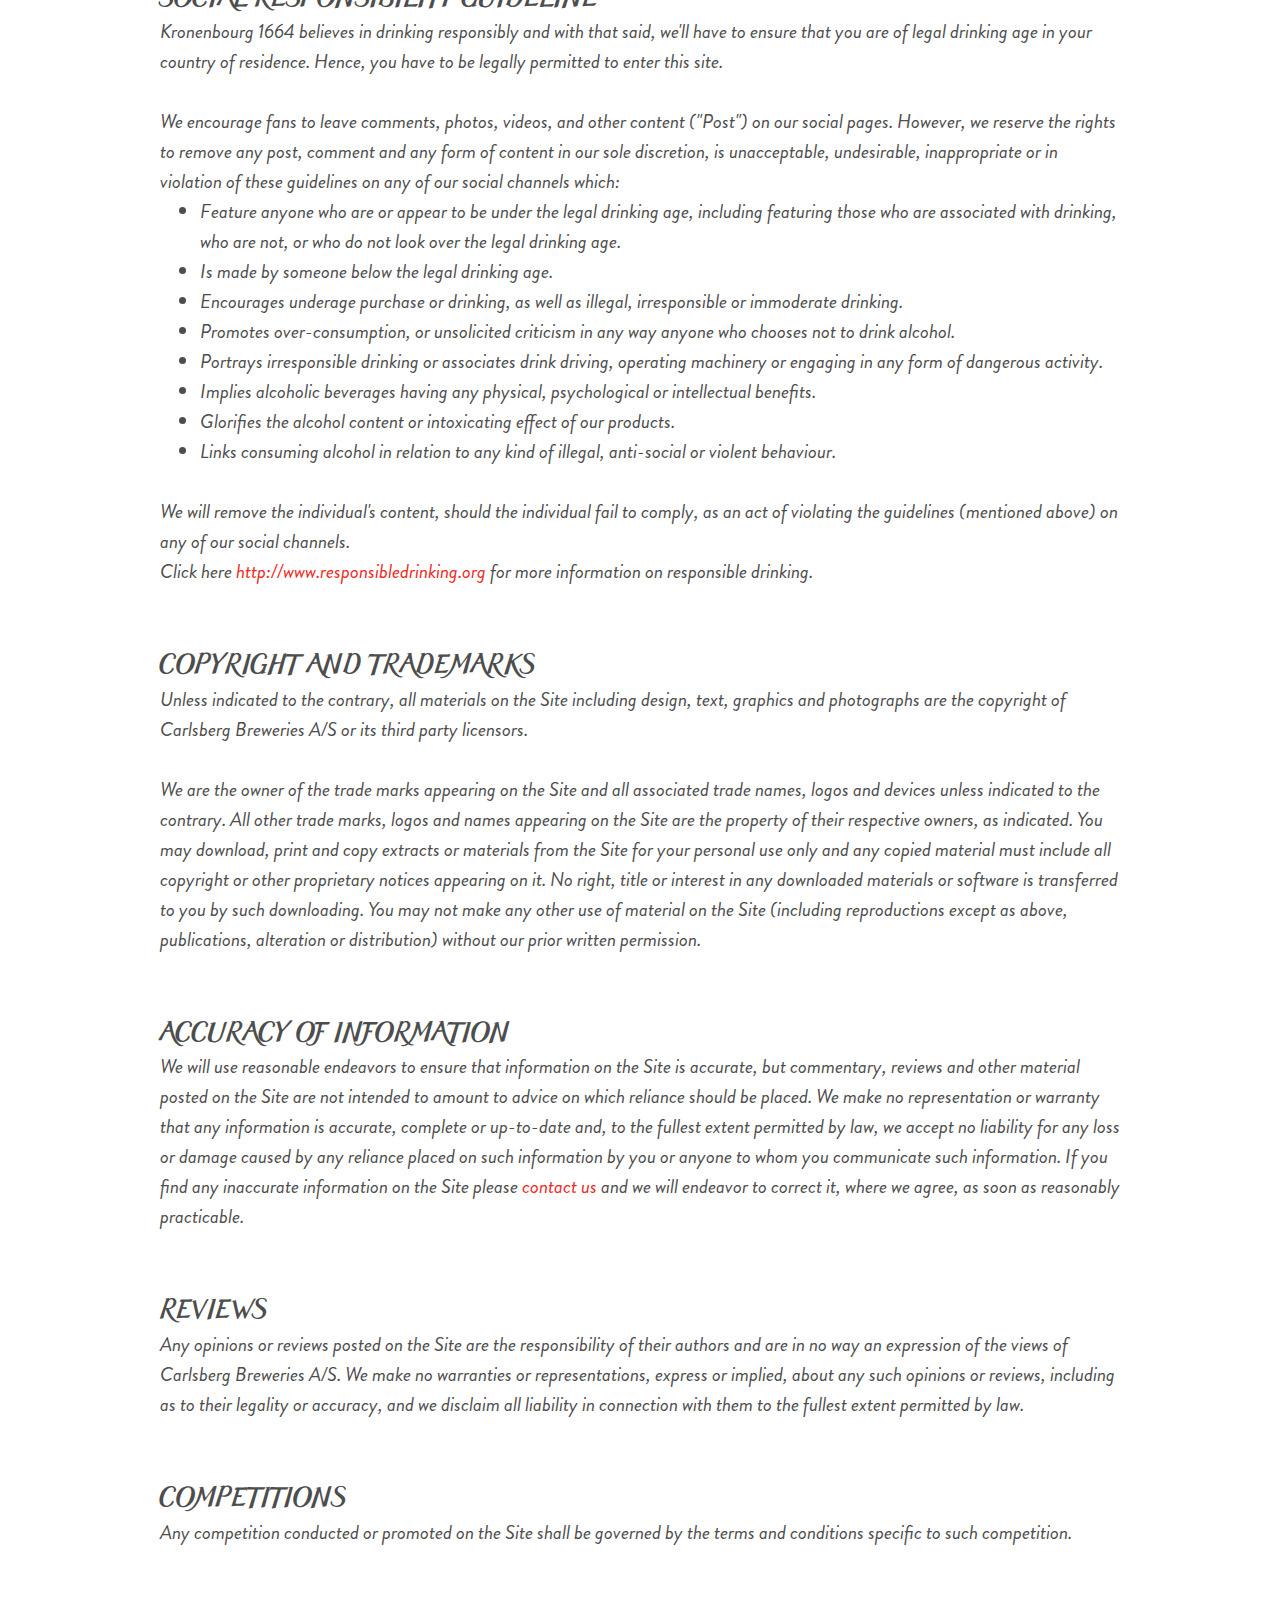
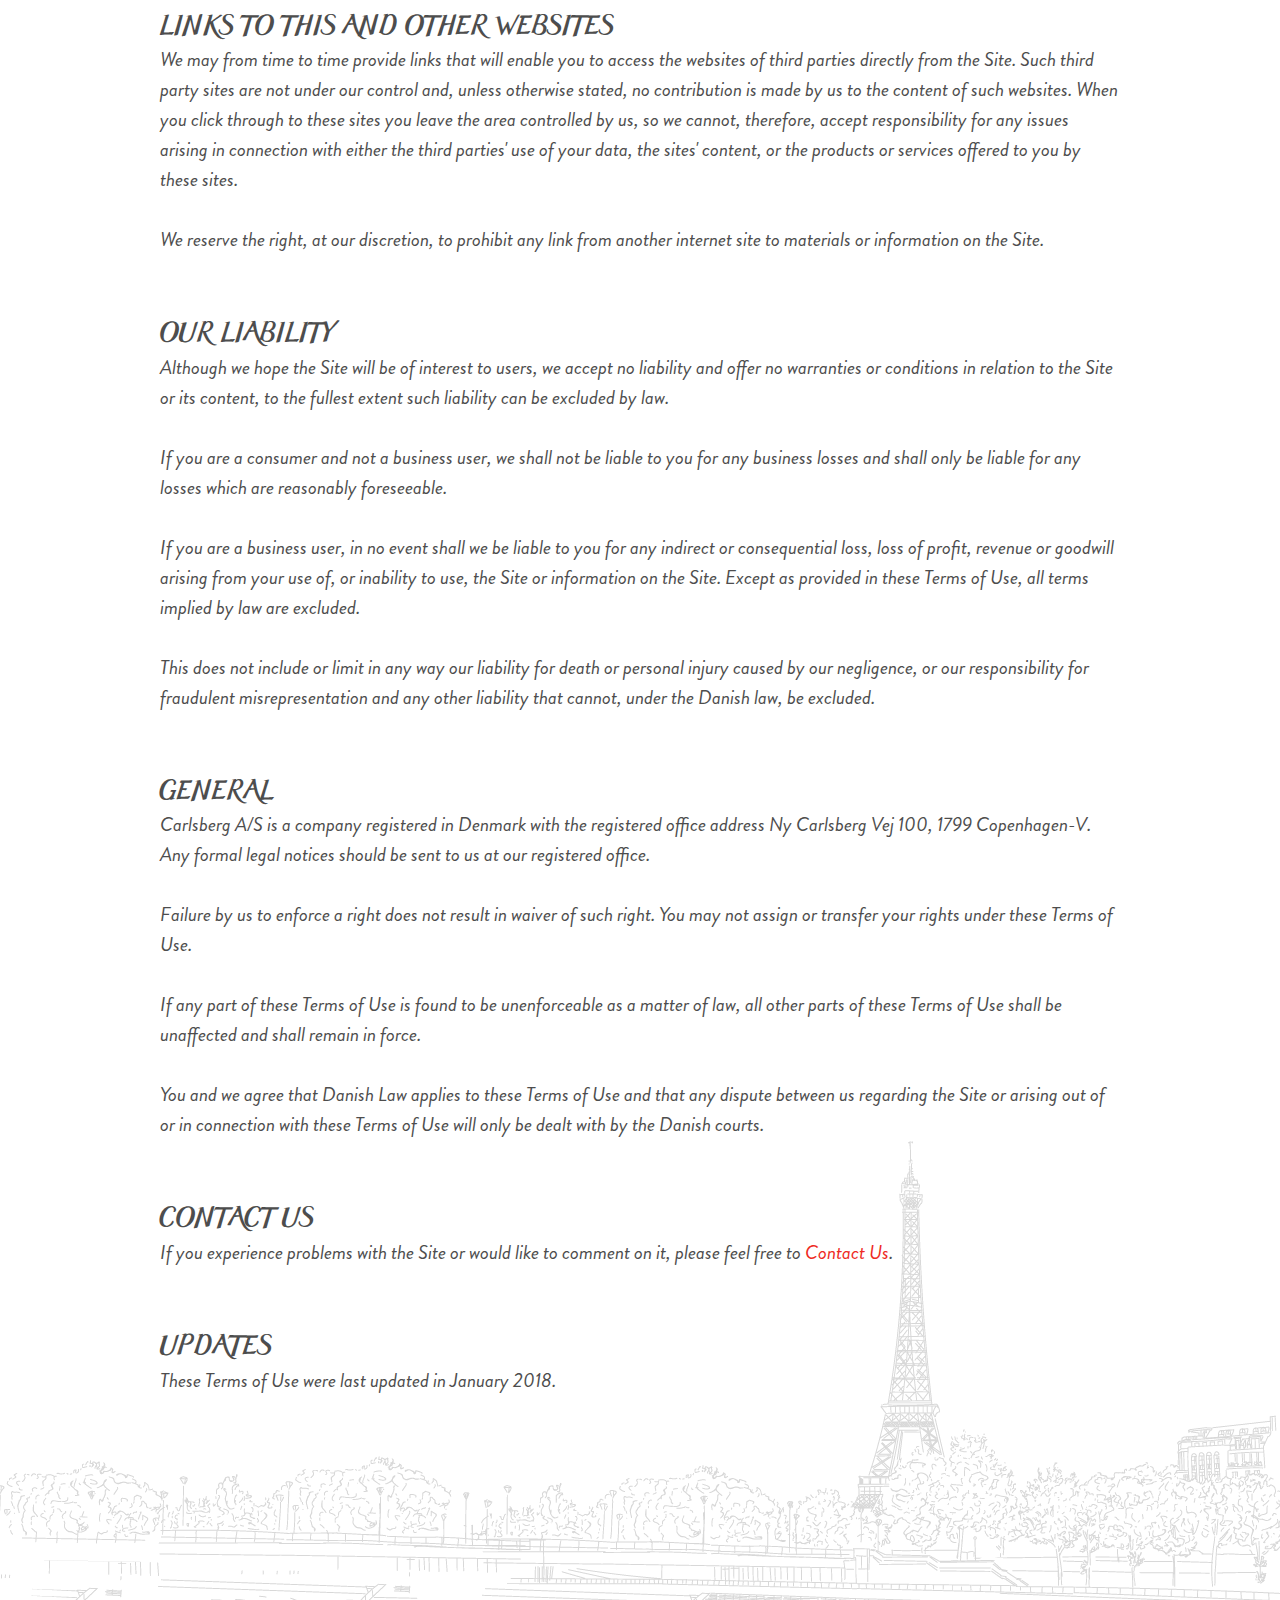
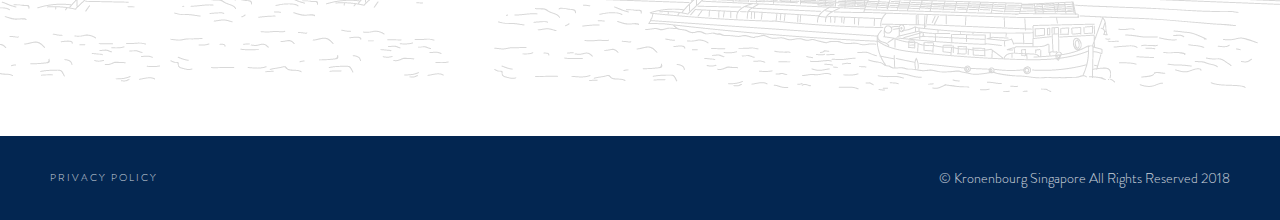
<file: terms-of-use.html>
<!DOCTYPE html>
<html lang="en">
  <head>
    <!-- Google Tag Manager -->
    <script>
        if (window.location.hostname !== 'localhost') {
            (function(w,d,s,l,i){w[l]=w[l]||[];w[l].push({'gtm.start':
            new Date().getTime(),event:'gtm.js'});var f=d.getElementsByTagName(s)[0],
            j=d.createElement(s),dl=l!='dataLayer'?'&l='+l:'';j.async=true;j.src=
            'https://www.googletagmanager.com/gtm.js?id='+i+dl;f.parentNode.insertBefore(j,f);
            })(window,document,'script','dataLayer','GTM-TSMLTPT');
        }
    </script>
    <!-- End Google Tag Manager -->

    <title>Kronenbourg Singapore | Dominic Arrojado</title>
    <meta charset="utf-8" />
    <meta http-equiv="content-type" content="text/html; charset=utf-8" />
    <meta http-equiv="expires" content="-1" />
    <meta http-equiv="X-UA-Compatible" content="IE=edge" />
    <meta name="fragment" content="!" />
    <meta name="distribution" content="global" />
    <meta name="rating" content="general" />
    <meta
      name="viewport"
      content="width=device-width, initial-scale=1.0, user-scalable=0, minimum-scale=1.0, maximum-scale=1.0"
    />
    <link rel="icon" href="https://dominicarrojado.com/favicon.ico" />
    <meta
        name="description"
        content="Kronenbourg 1664 Blanc beer is a fruity french wheat beer with a hint of citrus. Refreshing & slightly sweet, 1664 Blanc invites you to the French way of life."
    />
    <link
        rel="canonical"
        href="https://dominicarrojado.com/kronenbourg-website/terms-of-use.html"
    />
    <meta property="og:locale" content="en_US" />
    <meta property="og:type" content="website" />
    <meta
        property="og:title"
        content="Kronenbourg Singapore | Dominic Arrojado"
    />
    <meta
        property="og:description"
        content="Kronenbourg 1664 Blanc beer is a fruity french wheat beer with a hint of citrus. Refreshing & slightly sweet, 1664 Blanc invites you to the French way of life."
    />
    <meta
        property="og:url"
        content="https://dominicarrojado.com/kronenbourg-website/terms-of-use.html"
    />
    <meta
        property="og:site_name"
        content="Dominic Arrojado"
    />
    <meta
        property="og:image"
        content="https://dominicarrojado.com/kronenbourg-website/images/screenshot.png"
    />
    <meta
        property="og:image:secure_url"
        content="https://dominicarrojado.com/kronenbourg-website/images/screenshot.png"
    />
    <meta property="og:image:width" content="1440" />
    <meta property="og:image:height" content="900" />
    <meta name="twitter:card" content="summary_large_image" />
    <meta
        name="twitter:description"
        content="Kronenbourg 1664 Blanc beer is a fruity french wheat beer with a hint of citrus. Refreshing & slightly sweet, 1664 Blanc invites you to the French way of life."
    />
    <meta
        name="twitter:title"
        content="Kronenbourg Singapore | Dominic Arrojado"
    />
    <meta
        name="twitter:image"
        content="https://dominicarrojado.com/kronenbourg-website/images/screenshot.png"
    />
    <link rel="stylesheet" href="css/bootstrap.min.css" />
    <link rel="stylesheet" href="css/main.css" />
  </head>
  <body>
    <!-- Google Tag Manager (noscript) -->
    <noscript><iframe src="https://www.googletagmanager.com/ns.html?id=GTM-TSMLTPT"
    height="0" width="0" style="display:none;visibility:hidden"></iframe></noscript>
    <!-- End Google Tag Manager (noscript) -->

    <header id="header">
      <div class="header">
        <a href="index.html" class="home-btn font-weight-300">
          <img
            class="icon"
            src="images/kronenbourg-header-home-arrow-icon.png"
            alt="<"
          />
          Home
        </a>
        <span class="type-kronenbourg">Taste the French</span>
        <div class="header-logo">
          <a href="index.html">
            <img
              src="images/kronenbourg-1664-blanc-logo.png"
              alt="Kronenbourg 1664 Blanc logo"
            />
          </a>
        </div>
        <span class="type-kronenbourg">way of life</span
        ><span class="space"></span>
      </div>
      <div class="header-line"></div>
    </header>

    <section class="privacy-policy with-header">
      <div class="wrapper">
        <h1 class="mb-4 type-kronenbourg text-center">
          Terms of Use
        </h1>
        <div class="content font-italic">
          <p>
            Kronenbourg 1664 believes that our beer brands are there to offer
            consumers refreshment and social enjoyment. They should be consumed
            responsibly by adults and misuse should be avoided.
          </p>
          <br /><br />
          <h2 class="mb-1 type-kronenbourg text-uppercase">
            Introduction
          </h2>
          <p>
            Use of the Site is on the terms contained in this document (Terms of
            Use). If you do not agree to these Terms of Use, or if you are not
            of a legal drinking age according to the laws of your country or
            state, please stop using the Site immediately. Do not share to
            anyone below the legal age of drinking.
          </p>
          <br />
          <p>
            By accessing and using the Site you are indicating your acceptance
            to be bound by these Terms of Use. They are a legal agreement
            between you and us that can only be amended with our consent. They
            should be read in conjunction with any details provided on the Site
            about how the Site operates and the services which are available.
            You should also read our
            <a href="privacy-policy.html">Privacy and Cookie Policy</a>. We
            reserve the right to change these Terms of Use from time to time
            without prior notice by changing them on the Site.
          </p>
          <br /><br />
          <h2 class="mb-1 type-kronenbourg text-uppercase">
            Accessing the Site
          </h2>
          <p>
            We cannot guarantee that the Site will operate continuously or
            without interruptions or be error free. You must not attempt to
            interfere with the proper working of the Site and, in particular,
            you must not attempt to circumvent security, tamper with, hack into,
            or otherwise disrupt the Site or any computer system, server, router
            or any other internet connected device.
          </p>
          <br />
          <p>
            You are responsible for ensuring that your computer system meets all
            relevant technical specifications necessary to use the Site and is
            compatible with the Site. You also understand that we cannot and do
            not guarantee or warrant that any content of the Site will be free
            from infection, viruses and/or other code that has contaminating or
            destructive properties. You are responsible for implementing
            sufficient procedures and virus checks (including anti-virus and
            other security checks) to satisfy your particular requirements for
            the safety and reliability of data input and output.
          </p>
          <br />
          <p>
            From time to time, we may restrict access to some features or parts
            of the Site, or the entire Site.
          </p>
          <br /><br />
          <h2 class="mb-1 type-kronenbourg text-uppercase">
            Registration
          </h2>
          <p>
            Where you are asked to complete a registration form or otherwise
            provide personal information the personal details that you provide
            must be true, accurate and complete. Please inform us of any changes
            to the information that you provided when registering. You are
            responsible for maintaining the confidentiality of your account and
            password. You agree to accept responsibility for all activities that
            occur under your password.
          </p>
          <br />
          <p>
            You should take all necessary steps to ensure that your password is
            kept confidential and secure and should inform us immediately if you
            have any reason to believe that your password has become known to
            anyone else, or if the password is being, or is likely to be, used
            in an unauthorized manner.
          </p>
          <br />
          <p>
            During use we may automatically collect non-personal information
            such as IP-addresses from which you access the Site and the browser
            you use, and you agree that we store some information on your
            computer ("cookies"), all done to provide the best possible access
            to and operation by you of the Site. For further information, please
            visit our <a href="privacy-policy.html">Privacy Policy</a>.
          </p>
          <br /><br />
          <h2 class="mb-1 type-kronenbourg text-uppercase">
            Social Responsibility Guideline
          </h2>
          <p>
            Kronenbourg 1664 believes in drinking responsibly and with that
            said, we'll have to ensure that you are of legal drinking age in
            your country of residence. Hence, you have to be legally permitted
            to enter this site.
          </p>
          <br />
          <p>
            We encourage fans to leave comments, photos, videos, and other
            content ("Post") on our social pages. However, we reserve the rights
            to remove any post, comment and any form of content in our sole
            discretion, is unacceptable, undesirable, inappropriate or in
            violation of these guidelines on any of our social channels which:
          </p>
          <ul class="mb-0">
            <li>
              Feature anyone who are or appear to be under the legal drinking
              age, including featuring those who are associated with drinking,
              who are not, or who do not look over the legal drinking age.
            </li>
            <li>
              Is made by someone below the legal drinking age.
            </li>
            <li>
              Encourages underage purchase or drinking, as well as illegal,
              irresponsible or immoderate drinking.
            </li>
            <li>
              Promotes over-consumption, or unsolicited criticism in any way
              anyone who chooses not to drink alcohol.
            </li>
            <li>
              Portrays irresponsible drinking or associates drink driving,
              operating machinery or engaging in any form of dangerous activity.
            </li>
            <li>
              Implies alcoholic beverages having any physical, psychological or
              intellectual benefits.
            </li>
            <li>
              Glorifies the alcohol content or intoxicating effect of our
              products.
            </li>
            <li>
              Links consuming alcohol in relation to any kind of illegal,
              anti-social or violent behaviour.
            </li>
          </ul>
          <br />
          <p>
            We will remove the individual's content, should the individual fail
            to comply, as an act of violating the guidelines (mentioned above)
            on any of our social channels.
            <br />
            Click here
            <a href="http://www.responsibledrinking.org" target="_blank"
              >http://www.responsibledrinking.org</a
            >
            for more information on responsible drinking.
          </p>
          <br /><br />
          <h2 class="mb-1 type-kronenbourg text-uppercase">
            Copyright and Trademarks
          </h2>
          <p>
            Unless indicated to the contrary, all materials on the Site
            including design, text, graphics and photographs are the copyright
            of Carlsberg Breweries A/S or its third party licensors.
          </p>
          <br />
          <p>
            We are the owner of the trade marks appearing on the Site and all
            associated trade names, logos and devices unless indicated to the
            contrary. All other trade marks, logos and names appearing on the
            Site are the property of their respective owners, as indicated. You
            may download, print and copy extracts or materials from the Site for
            your personal use only and any copied material must include all
            copyright or other proprietary notices appearing on it. No right,
            title or interest in any downloaded materials or software is
            transferred to you by such downloading. You may not make any other
            use of material on the Site (including reproductions except as
            above, publications, alteration or distribution) without our prior
            written permission.
          </p>
          <br /><br />
          <h2 class="mb-1 type-kronenbourg text-uppercase">
            Accuracy of Information
          </h2>
          <p>
            We will use reasonable endeavors to ensure that information on the
            Site is accurate, but commentary, reviews and other material posted
            on the Site are not intended to amount to advice on which reliance
            should be placed. We make no representation or warranty that any
            information is accurate, complete or up-to-date and, to the fullest
            extent permitted by law, we accept no liability for any loss or
            damage caused by any reliance placed on such information by you or
            anyone to whom you communicate such information. If you find any
            inaccurate information on the Site please
            <a href="mailto:k1664sg@gmail.com">contact us</a> and we will
            endeavor to correct it, where we agree, as soon as reasonably
            practicable.
          </p>
          <br /><br />
          <h2 class="mb-1 type-kronenbourg text-uppercase">
            Reviews
          </h2>
          <p>
            Any opinions or reviews posted on the Site are the responsibility of
            their authors and are in no way an expression of the views of
            Carlsberg Breweries A/S. We make no warranties or representations,
            express or implied, about any such opinions or reviews, including as
            to their legality or accuracy, and we disclaim all liability in
            connection with them to the fullest extent permitted by law.
          </p>
          <br /><br />
          <h2 class="mb-1 type-kronenbourg text-uppercase">
            Competitions
          </h2>
          <p>
            Any competition conducted or promoted on the Site shall be governed
            by the terms and conditions specific to such competition.
          </p>
          <br /><br />
          <h2 class="mb-1 type-kronenbourg text-uppercase">
            Links to this and other websites
          </h2>
          <p>
            We may from time to time provide links that will enable you to
            access the websites of third parties directly from the Site. Such
            third party sites are not under our control and, unless otherwise
            stated, no contribution is made by us to the content of such
            websites. When you click through to these sites you leave the area
            controlled by us, so we cannot, therefore, accept responsibility for
            any issues arising in connection with either the third parties' use
            of your data, the sites' content, or the products or services
            offered to you by these sites.
          </p>
          <br />
          <p>
            We reserve the right, at our discretion, to prohibit any link from
            another internet site to materials or information on the Site.
          </p>
          <br /><br />
          <h2 class="mb-1 type-kronenbourg text-uppercase">
            Our Liability
          </h2>
          <p>
            Although we hope the Site will be of interest to users, we accept no
            liability and offer no warranties or conditions in relation to the
            Site or its content, to the fullest extent such liability can be
            excluded by law.
          </p>
          <br />
          <p>
            If you are a consumer and not a business user, we shall not be
            liable to you for any business losses and shall only be liable for
            any losses which are reasonably foreseeable.
          </p>
          <br />
          <p>
            If you are a business user, in no event shall we be liable to you
            for any indirect or consequential loss, loss of profit, revenue or
            goodwill arising from your use of, or inability to use, the Site or
            information on the Site. Except as provided in these Terms of Use,
            all terms implied by law are excluded.
          </p>
          <br />
          <p>
            This does not include or limit in any way our liability for death or
            personal injury caused by our negligence, or our responsibility for
            fraudulent misrepresentation and any other liability that cannot,
            under the Danish law, be excluded.
          </p>
          <br /><br />
          <h2 class="mb-1 type-kronenbourg text-uppercase">
            General
          </h2>
          <p>
            Carlsberg A/S is a company registered in Denmark with the registered
            office address Ny Carlsberg Vej 100, 1799 Copenhagen-V. Any formal
            legal notices should be sent to us at our registered office.
          </p>
          <br />
          <p>
            Failure by us to enforce a right does not result in waiver of such
            right. You may not assign or transfer your rights under these Terms
            of Use.
          </p>
          <br />
          <p>
            If any part of these Terms of Use is found to be unenforceable as a
            matter of law, all other parts of these Terms of Use shall be
            unaffected and shall remain in force.
          </p>
          <br />
          <p>
            You and we agree that Danish Law applies to these Terms of Use and
            that any dispute between us regarding the Site or arising out of or
            in connection with these Terms of Use will only be dealt with by the
            Danish courts.
          </p>
          <br /><br />
          <h2 class="mb-1 type-kronenbourg text-uppercase">
            Contact Us
          </h2>
          <p>
            If you experience problems with the Site or would like to comment on
            it, please feel free to
            <a href="mailto:k1664sg@gmail.com">Contact Us</a>.
          </p>
          <br /><br />
          <h2 class="mb-1 type-kronenbourg text-uppercase">
            Updates
          </h2>
          <p>
            These Terms of Use were last updated in January 2018.
          </p>
        </div>
      </div>
    </section>

    <footer>
      <div>
        <a href="privacy-policy.html" class="font-weight-300">
          Privacy policy
        </a>
      </div>
      <div class="font-weight-300">
        © Kronenbourg Singapore All Rights Reserved 2018
      </div>
    </footer>

    <script src="js/jquery.min.js"></script>
    <script src="js/tether.min.js"></script>
    <script src="js/bootstrap.min.js"></script>
    <script src="js/main.js"></script>
  </body>
</html>
</file>
<file: css/main.css>
/*--------------------------------------------------------------
FONT FACES
--------------------------------------------------------------*/

@font-face {
  font-family: 'Brandon';
  src: url('../fonts/Brandon-Light.otf') format('opentype');
  font-weight: 300;
}

@font-face {
  font-family: 'Brandon';
  src: url('../fonts/Brandon-LightItalic.otf') format('opentype');
  font-weight: 300;
  font-style: italic;
}

@font-face {
  font-family: 'Brandon';
  src: url('../fonts/Brandon-Regular.otf') format('opentype');
  font-weight: 400;
}

@font-face {
  font-family: 'Brandon';
  src: url('../fonts/Brandon-RegularItalic.otf') format('opentype');
  font-weight: 400;
  font-style: italic;
}

@font-face {
  font-family: 'Brandon';
  src: url('../fonts/Brandon-Bold.otf') format('opentype');
  font-weight: 700;
}

@font-face {
  font-family: 'Brandon';
  src: url('../fonts/Brandon-BoldItalic.otf') format('opentype');
  font-weight: 700;
  font-style: italic;
}

@font-face {
  font-family: 'Kronenbourg';
  src: url('../fonts/Kronenbourg-1664-Italic.otf') format('opentype');
  font-weight: 400;
  font-style: italic;
}

/*--------------------------------------------------------------
NORMALIZE
--------------------------------------------------------------*/

* {
  box-sizing: border-box;
  -moz-osx-font-smoothing: grayscale;
  -webkit-font-smoothing: antialiased;
}

body,
button,
input,
optgroup,
select,
textarea {
  font-family: 'Brandon', 'Helvetica Neue', Helvetica, Arial, sans-serif;
}

body {
  color: #4d4d4d;
}

body,
h1,
h2,
h3,
h4,
h5,
h6,
p {
  margin: 0;
}

a {
  display: inline-block;
  cursor: pointer;
}

a:hover {
  text-decoration: underline;
}

/*--------------------------------------------------------------
TYPOGRAPHY
--------------------------------------------------------------*/

.type-kronenbourg {
  font-family: 'Kronenbourg', 'Times New Roman', Times, Baskerville, Georgia,
    serif;
  font-weight: 400 !important;
  font-style: italic !important;
}

.font-weight-300 {
  font-weight: 300;
}

/*--------------------------------------------------------------
BUTTONS
--------------------------------------------------------------*/

.btn-kronenbourg {
  display: inline-block;
  outline: none;
  border: none;
  border-radius: 0;
  padding: 12px 50px;
  font-size: 14px;
  color: #ffffff;
  text-transform: uppercase;
  letter-spacing: 5px;
  background-color: #ee2a24;
  cursor: pointer;
  -webkit-transition: background-color 0.2s ease-in-out;
  -moz-transition: background-color 0.2s ease-in-out;
  -ms-transition: background-color 0.2s ease-in-out;
  -o-transition: background-color 0.2s ease-in-out;
  transition: background-color 0.2s ease-in-out;
  -webkit-user-select: none;
  -moz-user-select: none;
  -ms-user-select: none;
  user-select: none;
}

.btn-kronenbourg:hover {
  color: #ffffff;
  background-color: #d51710;
}

.btn-kronenbourg:active {
  color: #ffffff;
  background-color: #a6120c;
}

.btn-kronenbourg:focus {
  outline: none;
}

/*--------------------------------------------------------------
HELPERS
--------------------------------------------------------------*/

.background-image-cover {
  object-fit: cover;
  background-size: cover;
  background-repeat: no-repeat;
  background-position: center;
}

.list-container {
  margin: 0;
  padding: 0;
  list-style: none;
}

.force-wrap {
  word-wrap: break-word;
  word-break: normal;
  -ms-word-break: normal;
  word-break: break-word;
}

.with-header {
  padding-top: 160px;
}

/*--------------------------------------------------------------
HEADER
--------------------------------------------------------------*/

header {
  position: fixed;
  height: 61px;
  top: 0;
  left: 0;
  width: 100%;
  background-color: #ffffff;
  z-index: 20;
  -webkit-transition: transform 0.3s ease;
  -moz-transition: transform 0.3s ease;
  -ms-transition: transform 0.3s ease;
  -o-transition: transform 0.3s ease;
  transition: transform 0.3s ease;
  -webkit-transform: translateY(0);
  -moz-transform: translateY(0);
  -ms-transform: translateY(0);
  -o-transform: translateY(0);
  transform: translateY(0);
}

header.hide {
  -webkit-transform: translateY(-200%);
  -moz-transform: translateY(-200%);
  -ms-transform: translateY(-200%);
  -o-transform: translateY(-200%);
  transform: translateY(-200%);
}

.header {
  height: 54px;
  padding: 15px 0;
  margin-bottom: 4px;
  font-size: 16px;
  font-style: italic;
  font-weight: bold;
  color: #ffffff;
  text-align: center;
  background-color: #0056a3;
}

.header > .home-btn {
  position: absolute;
  top: 15px;
  left: 20px;
  font-size: 14px;
  font-style: normal;
  color: #ffffff;
  text-decoration: none;
  text-transform: uppercase;
  letter-spacing: 3px;
  opacity: 1;
  -webkit-transition: opacity 0.2s ease-in-out;
  -moz-transition: opacity 0.2s ease-in-out;
  -ms-transition: opacity 0.2s ease-in-out;
  -o-transition: opacity 0.2s ease-in-out;
  transition: opacity 0.2s ease-in-out;
}

.header > .home-btn > .icon {
  vertical-align: middle;
  margin-top: -4px;
  margin-right: 3px;
}

.header > .home-btn:hover {
  opacity: 0.7;
}

.header > .space {
  display: inline-block;
  margin-left: 41px;
}

.header-logo {
  position: relative;
  display: inline-block;
  width: 110px;
  margin-left: 5px;
}

.header-logo > a {
  position: absolute;
  display: block;
  top: -32px;
  left: 0;
  text-decoration: none;
}

.header-line {
  height: 3px;
  background-color: #ee2a24;
}

/*--------------------------------------------------------------
FOOTER
--------------------------------------------------------------*/

footer {
  padding: 32px 50px;
  font-size: 14px;
  color: #ffffff;
  background-color: #032651;
  overflow: hidden;
}

footer > div {
  vertical-align: top;
  line-height: 20px;
  opacity: 0.8;
}

footer > div:first-child {
  float: left;
  font-size: 10px;
  text-transform: uppercase;
  letter-spacing: 2px;
}

footer > div:last-child {
  float: right;
}

footer > div > a {
  color: #ffffff;
}

footer > div > a:hover {
  color: #ffffff;
  text-decoration: underline;
}

footer > div .separator {
  opacity: 0.3;
  margin: 0 5px;
}

/*--------------------------------------------------------------
MODALS
--------------------------------------------------------------*/

.modal-backdrop {
  background-color: #032651;
}

.modal-backdrop.show {
  opacity: 0.95;
}

.modal-age-gate .modal-content {
  border-radius: 0;
}

.modal-age-gate .modal-body {
  padding: 40px 20px;
}

.modal-age-gate .title {
  max-width: 624px;
  height: 106px;
  margin: 0 auto;
  text-align: center;
  background-image: url('../images/kronenbourg-welcome-to-1664-sg-banner.png');
}

.modal-age-gate .title > h5 {
  color: #4d4d4d;
  font-size: 42px;
  line-height: 1;
}

.modal-age-gate .description {
  color: #ee2a24;
  font-size: 18px;
  line-height: 1.3;
  letter-spacing: 5px;
}

.modal-age-gate .form-item {
  max-width: 650px;
  margin: 0 auto;
}

.modal-age-gate .label {
  font-size: 22px;
}

.modal-age-gate .input-container {
  position: relative;
  border: 1px solid #4d4d4d;
}

.modal-age-gate .input-container > .form-control {
  min-height: 44px;
  border: none;
  color: #4d4d4d;
  font-family: 'Brandon', 'Helvetica Neue', Helvetica, Arial, sans-serif;
  font-size: 20px;
  font-style: italic;
  -webkit-appearance: none;
  -moz-appearance: none;
  appearance: none;
}

.modal-age-gate .input-container > .form-control:focus + img {
  opacity: 0;
}

.modal-age-gate .input-container > .form-control:focus + img + .active {
  opacity: 1;
}

.modal-age-gate .input-container > img {
  position: absolute;
  top: 12px;
  right: 10px;
  -webkit-transition: opacity 0.2s ease-in-out;
  -moz-transition: opacity 0.2s ease-in-out;
  -ms-transition: opacity 0.2s ease-in-out;
  -o-transition: opacity 0.2s ease-in-out;
  transition: opacity 0.2s ease-in-out;
}

.modal-age-gate .input-container > img + .active {
  opacity: 0;
}

.modal-age-gate .helper {
  max-width: 730px;
  margin: 0 auto;
  color: #b1b1b1;
  font-size: 14px;
}

.modal-age-gate .helper a {
  display: inline-block;
  font-weight: bold;
  color: #b1b1b1;
  text-decoration: none;
  cursor: pointer;
}

.modal-age-gate .helper a:hover {
  color: #b1b1b1;
  text-decoration: underline;
}

.modal-age-gate .footer {
  padding: 15px;
  font-size: 14px;
  font-style: italic;
  text-align: center;
  text-transform: uppercase;
  background-color: #f0f0f0;
}

.modal-age-gate .content-error {
  max-width: 530px;
  margin: 0 auto;
  color: #ee2a24;
  font-size: 20px;
  line-height: 1.4;
}

/*--------------------------------------------------------------
HOME
--------------------------------------------------------------*/

.home-first-panel {
  position: relative;
  min-height: 697px;
  padding-top: 160px;
  background-image: url('../images/kronenbourg-sketch-background.png');
}

.home-first-panel > .image-container,
.home-first-panel > .headline-container {
  position: relative;
  display: block;
  margin: 0 auto;
  width: 446px;
}

.home-first-panel > .image-container > img {
  position: absolute;
  top: 0;
  left: 0;
  width: 100%;
  max-width: 446px;
  height: auto;
}

.home-first-panel > .headline-container > .headline {
  position: absolute;
  display: block;
  width: 100%;
  max-width: 332px;
  top: 0;
  left: -60%;
  font-weight: bold;
  font-size: 31px;
  color: #ee2a24;
  line-height: 1.2;
  letter-spacing: 10px;
  text-align: left;
  text-transform: uppercase;
}

.home-first-panel > .headline-container > .headline > h1 {
  margin-bottom: 10px;
}

.home-first-panel > .headline-container > .headline > h1 > img {
  width: 100%;
  max-height: 332px;
}

.home-second-panel {
  padding: 65px 0;
  font-size: 0;
  color: #ffffff;
  line-height: 0;
  letter-spacing: 0;
  text-align: center;
  background-color: #0056a3;
}

.home-second-panel > span {
  display: inline-block;
  width: 315px;
  vertical-align: top;
  font-size: 20px;
  font-style: italic;
  text-align: left;
  line-height: 1.5;
}

.home-second-panel > span.middle {
  width: 402px;
}

.home-third-panel {
  position: relative;
  padding: 70px 20px 20px;
}

.home-third-panel > .title {
  max-width: 1053px;
  min-height: 85px;
  padding: 25px 0 0;
  margin: 0 auto;
  text-align: center;
  background-image: url('../images/kronenbourg-le-events-and-announcements-banner.png');
}

.home-third-panel > .title > h2 {
  font-size: 28px;
  font-weight: bold;
  color: #ee2a24;
  text-transform: uppercase;
  letter-spacing: 9px;
}

.home-third-panel > .title > h2 > span {
  font-size: 22px;
  display: inline-block;
  vertical-align: middle;
  margin-top: -10px;
  margin-right: 5px;
  margin-left: 5px;
}

.home-third-panel > .announcements {
  position: relative;
  max-width: 1000px;
  min-height: 350px;
  margin: 0 auto;
  padding: 40px 80px;
}

.home-third-panel > .announcements > .left-bottom-border,
.home-third-panel > .announcements > .right-bottom-border {
  position: absolute;
  bottom: 0;
}

.home-third-panel > .announcements > .left-bottom-border {
  left: 0;
}

.home-third-panel > .announcements > .right-bottom-border {
  right: 0;
}

.home-third-panel > .announcements > .carousel-controls {
  position: absolute;
  right: 0;
  bottom: 10px;
  left: 0;
  text-align: center;
  z-index: 15;
  cursor: default;
}

.home-third-panel > .announcements > .carousel-controls > * {
  vertical-align: middle;
}

.home-third-panel > .announcements > .carousel-controls > a {
  position: relative;
  width: 22px;
  height: 12px;
  background-repeat: no-repeat;
}

.home-third-panel > .announcements > .carousel-controls > a:first-child {
  margin-right: 15px;
}

.home-third-panel > .announcements > .carousel-controls > a:last-child {
  margin-left: 15px;
}

.home-third-panel > .announcements > .carousel-controls > a:hover > .active {
  opacity: 1;
}

.home-third-panel > .announcements > .carousel-controls > a > img {
  vertical-align: top;
}

.home-third-panel > .announcements > .carousel-controls > a > .active {
  position: absolute;
  top: 0;
  left: 0;
  opacity: 0;
  z-index: 1;
  -webkit-transition: opacity 0.2s ease-in-out;
  -moz-transition: opacity 0.2s ease-in-out;
  -ms-transition: opacity 0.2s ease-in-out;
  -o-transition: opacity 0.2s ease-in-out;
  transition: opacity 0.2s ease-in-out;
}

.home-third-panel > .announcements > .carousel-controls > .carousel-indicators {
  position: relative;
  bottom: 0;
  display: inline-block;
  justify-content: flex-start;
  margin: 0;
  font-size: 0;
  line-height: 0;
  letter-spacing: 0;
}

.home-third-panel
  > .announcements
  > .carousel-controls
  > .carousel-indicators
  > li {
  display: inline-block;
  max-width: 11px;
  width: 11px;
  height: 11px;
  border-radius: 50%;
  margin-right: 4px;
  margin-left: 4px;
  background-color: #cccccc;
}

.home-third-panel
  > .announcements
  > .carousel-controls
  > .carousel-indicators
  li.active {
  background-color: #ee2a24;
}

.home-third-panel > .announcements .announcement-item {
  position: relative;
  padding: 10px;
}

.home-third-panel > .announcements .announcement-item > img {
  float: left;
  width: 100%;
  max-width: 423px;
  height: auto;
  margin-right: 45px;
  margin-bottom: 25px;
  border: 6px solid #ffffff;
  -webkit-box-shadow: 0 0 10px 3px #bbbbbb;
  -moz-box-shadow: 0 0 10px 3px #bbbbbb;
  box-shadow: 0 0 10px 3px #bbbbbb;
}

.home-third-panel > .announcements .announcement-item > .title {
  margin-bottom: 10px;
  font-size: 28px;
  font-style: italic;
  color: #4d4d4d;
  line-height: 1.3;
}

.home-third-panel > .announcements .announcement-item > .date,
.home-third-panel > .announcements .announcement-item > .body {
  font-size: 20px;
  font-style: italic;
}

.home-third-panel > .announcements .announcement-item > .date {
  margin-bottom: 20px;
  color: #979797;
}

.home-third-panel > .announcements .announcement-item > .body {
  color: #4d4d4d;
  line-height: 1.3;
}

.home-third-panel > .announcements .announcement-item > .body a,
.home-third-panel > .announcements .announcement-item > .body a:hover {
  color: #ee2a24;
}

.home-fourth-panel {
  position: relative;
  padding: 30px 0 60px;
  background-color: #ffffff;
}

.home-fourth-panel > .lines {
  position: absolute;
  top: 257px;
  width: 100%;
}

.home-fourth-panel > .lines > div {
  width: 100%;
  height: 5px;
  margin-bottom: 10px;
  background-color: #0056a3;
}

.home-fourth-panel > .lines > div:last-child {
  background-color: #ee2a24;
}

.home-fourth-panel > .instagram {
  position: relative;
  width: 100%;
  min-height: 362px;
  max-width: 1050px;
  margin: 0 auto;
}

.home-fourth-panel > .instagram > .title {
  position: absolute;
  top: 20px;
  right: 30px;
  max-width: 225px;
  width: 100%;
  height: auto;
}

.home-fourth-panel > .instagram > .images-container {
  position: relative;
  max-width: 725px;
  font-size: 0;
  line-height: 0;
  letter-spacing: 0;
}

.home-fourth-panel > .instagram > .images-container > img:first-child {
  max-width: 352px;
  height: auto;
  float: left;
}

.home-fourth-panel > .instagram > .images-container > img {
  display: inline-block;
  margin: 5px;
  width: 100%;
  max-width: 171px;
}

.home-fifth-panel {
  position: relative;
  padding: 60px 20px;
  color: #ffffff;
  background-color: #0056a3;
}

.home-fifth-panel > .title {
  width: 100%;
  max-width: 573px;
  margin: 0 auto 20px auto;
  text-align: center;
  background-image: url('../images/kronenbourg-mailing-list-banner.png');
  background-size: contain;
}

.home-fifth-panel > .title > h2 {
  font-size: 49px;
  font-weight: normal;
  font-style: italic;
}

.home-fifth-panel > .description {
  width: 100%;
  max-width: 500px;
  margin: 0 auto 35px auto;
  font-size: 20px;
  font-style: italic;
  line-height: 1.5;
  text-align: center;
}

.home-fifth-panel > .subscription-form {
  margin-bottom: 45px;
  text-align: center;
}

.home-fifth-panel > .subscription-form .subscription-input {
  width: 300px;
  height: 45px;
  margin-right: 10px;
  vertical-align: middle;
  border: none;
  border-radius: 0;
  outline: none;
  padding: 0 25px;
  font-size: 20px;
  font-style: italic;
  line-height: 45px;
}

.home-fifth-panel > .subscription-form .subscription-btn {
  height: 45px;
  vertical-align: middle;
  -webkit-transition: background-color 0.2s ease-in-out;
  -moz-transition: background-color 0.2s ease-in-out;
  -ms-transition: background-color 0.2s ease-in-out;
  -o-transition: background-color 0.2s ease-in-out;
  transition: background-color 0.2s ease-in-out;
}

.home-fifth-panel > .subscription-form .mc4wp-response {
  max-width: 700px;
  width: 100%;
  margin: 20px auto 0;
  font-size: 17px;
}

.home-fifth-panel > .social {
  text-align: center;
  cursor: default;
}

.home-fifth-panel > .social > a {
  margin: 0 25px;
  cursor: pointer;
}

.home-fifth-panel > .social > a:hover {
  text-decoration: none;
}

.home-fifth-panel > .social > a:hover > img {
  opacity: 0.5;
}

.home-fifth-panel > .social > a > img {
  opacity: 1;
  -webkit-transition: opacity 0.2s ease-in-out;
  -moz-transition: opacity 0.2s ease-in-out;
  -ms-transition: opacity 0.2s ease-in-out;
  -o-transition: opacity 0.2s ease-in-out;
  transition: opacity 0.2s ease-in-out;
}

/*--------------------------------------------------------------
SUBSCRIBE
--------------------------------------------------------------*/

.subscribe-first-panel {
  position: relative;
  padding: 200px 20px 267px;
  background-image: url('../images/kronenbourg-sketch-background.png');
}

.subscribe-first-panel > .image-container {
  position: relative;
  display: block;
  width: 100%;
  max-width: 332px;
  margin: 0 auto;
}

.subscribe-first-panel > .image-container > img {
  position: absolute;
  top: -328px;
  left: -100%;
  width: 100%;
  max-width: 292px;
  height: auto;
}

.subscribe-first-panel > .headline {
  display: block;
  width: 100%;
  max-width: 332px;
  margin: 0 auto;
  font-weight: bold;
  font-size: 31px;
  color: #ee2a24;
  line-height: 1.2;
  letter-spacing: 10px;
  text-align: center;
  text-transform: uppercase;
}

.subscribe-first-panel > .headline > h1 {
  margin-bottom: 20px;
}

.subscribe-first-panel > .headline > h1 > img {
  width: 100%;
  max-height: 332px;
}

.subscribe-first-panel > .home-btn-container {
  display: none;
  margin-top: 40px;
}

.subscribe-first-panel > .home-btn-container > a {
  position: relative;
  padding: 10px 25px 10px 52px;
  font-size: 24px;
  font-weight: normal;
  color: #041e41;
  text-decoration: none;
  text-transform: uppercase;
  letter-spacing: 7px;
  border: 2px solid #041e41;
  border-radius: 0;
  -webkit-transition: all 0.2s ease-in-out;
  -moz-transition: all 0.2s ease-in-out;
  -ms-transition: all 0.2s ease-in-out;
  -o-transition: all 0.2s ease-in-out;
  transition: all 0.2s ease-in-out;
}

.subscribe-first-panel > .home-btn-container > a:hover {
  color: #ffffff;
  border-color: #041e41;
  background-color: #041e41;
}

.subscribe-first-panel > .home-btn-container > a:hover > .icon {
  opacity: 0;
}

.subscribe-first-panel > .home-btn-container > a:hover > .icon.active {
  opacity: 1;
}

.subscribe-first-panel > .home-btn-container > a > .icon {
  position: absolute;
  top: 22px;
  left: 25px;
  margin-top: -6px;
  opacity: 1;
  -webkit-transition: opacity 0.2s ease-in-out;
  -moz-transition: opacity 0.2s ease-in-out;
  -ms-transition: opacity 0.2s ease-in-out;
  -o-transition: opacity 0.2s ease-in-out;
  transition: opacity 0.2s ease-in-out;
}

.subscribe-first-panel > .home-btn-container > a > .icon.active {
  opacity: 0;
}

/*--------------------------------------------------------------
PRIVACY POLICY
--------------------------------------------------------------*/

.privacy-policy {
  color: #4d4d4d;
  padding-bottom: 300px;
  background-image: url('../images/kronenbourg-sketch-background-2.png');
  background-size: 100%;
  background-position: bottom center;
  background-repeat: no-repeat;
}

.privacy-policy > .wrapper {
  max-width: 1000px;
  margin: 0 auto;
  padding: 0 20px 40px;
}

.privacy-policy h1 {
  font-size: 48px;
}

.privacy-policy .content {
  font-size: 20px;
}

.privacy-policy .content a,
.privacy-policy .content a:hover {
  color: #ee2a24;
}

.privacy-policy .content h2 {
  font-size: 24px;
  line-height: 1.4;
}

/*--------------------------------------------------------------
MEDIA QUERIES
--------------------------------------------------------------*/

@media only screen and (max-width: 1076px) {
  /*--------------------------------------------------------------
    HEADER
    --------------------------------------------------------------*/
  .header > .home-btn {
    display: none;
  }

  /*--------------------------------------------------------------
    HOME
    --------------------------------------------------------------*/

  .home-first-panel {
    background-image: none;
    padding-top: 0;
  }

  .home-first-panel > .image-container {
    width: 100%;
    padding: 160px 20% 0;
    background-image: url('../images/kronenbourg-sketch-background.png');
    text-align: center;
  }

  .home-first-panel > .image-container > img {
    max-width: 300px;
    position: relative;
  }

  .home-first-panel > .headline-container {
    width: auto;
    padding-top: 50px;
    margin-bottom: 75px;
  }

  .home-first-panel > .headline-container > .headline {
    position: relative;
    max-width: 250px;
    margin: 0 auto;
    left: 0;
    font-size: 22px;
  }

  .home-first-panel > .headline-container > .headline > h1 {
    margin-bottom: 10px;
  }

  .home-second-panel {
    padding: 65px 40px;
    text-align: justify;
  }

  .home-second-panel > span,
  .home-second-panel > span.middle {
    display: inline;
    width: auto;
  }

  .home-third-panel > .title {
    max-width: 789px;
    min-height: 111px;
    padding: 25px 100px 0;
    background-image: url('../images/kronenbourg-le-events-and-announcements-banner-sm.png');
  }

  .home-third-panel > .announcements {
    padding: 50px 10px;
  }

  .home-third-panel > .announcements > .left-bottom-border,
  .home-third-panel > .announcements > .right-bottom-border {
    display: none;
  }

  .home-third-panel > .announcements .announcement-item {
    position: relative;
    width: 100%;
    max-width: 450px;
    margin: 0 auto;
  }

  .home-third-panel > .announcements .announcement-item > img {
    float: none;
    max-width: 100%;
    margin-right: auto;
    margin-left: auto;
  }

  .home-fourth-panel {
    position: relative;
    background-color: #ffffff;
  }

  .home-fourth-panel > .lines {
    top: 430px;
  }

  .home-fourth-panel > .instagram > .title {
    position: relative;
    top: 0;
    right: 0;
    display: block;
    margin: 0 auto;
  }

  .home-fourth-panel > .instagram > .images-container {
    display: block;
    margin: 0 auto;
  }

  /*--------------------------------------------------------------
    SUBSCRIBE
    --------------------------------------------------------------*/

  .subscribe-first-panel {
    padding-bottom: 140px;
  }

  .subscribe-first-panel > .image-container {
    display: none;
  }

  .subscribe-first-panel > .headline {
    max-width: 280px;
    font-size: 24px;
  }

  .subscribe-first-panel > .headline > h1 {
    margin-bottom: 10px;
  }

  .subscribe-first-panel > .home-btn-container {
    display: block;
  }

  /*--------------------------------------------------------------
    PRIVACY POLICY
    --------------------------------------------------------------*/

  .privacy-policy {
    padding-bottom: 100px;
  }
}

@media only screen and (max-width: 991px) {
  /*--------------------------------------------------------------
    MODALS
    --------------------------------------------------------------*/
  .modal-age-gate .title {
    height: auto;
    background-image: none;
  }

  .modal-age-gate .title > h5 {
    font-size: 37px;
    line-height: 1.3;
  }

  .modal-age-gate .description {
    font-size: 16px;
    letter-spacing: 2px;
  }
}

@media only screen and (max-width: 842px) {
  /*--------------------------------------------------------------
    HOME
    --------------------------------------------------------------*/

  .home-third-panel > .title {
    max-width: 565px;
    min-height: 158px;
    padding: 45px 100px;
    background-image: url('../images/kronenbourg-le-events-and-announcements-banner-xs.png');
  }

  .home-third-panel > .title > h2 {
    letter-spacing: 7px;
  }

  .home-third-panel > .title > h2 > span {
    display: none;
  }

  .home-fourth-panel > .lines {
    top: 500px;
  }

  .home-fourth-panel > .instagram {
    padding: 0 20px;
  }

  .home-fourth-panel > .instagram > .images-container {
    max-width: 100%;
    width: 362px;
    text-align: center;
  }

  .home-fourth-panel > .instagram > .images-container > img:first-child {
    max-width: 97%;
    float: none;
  }
}

@media only screen and (max-width: 736px) {
  /*--------------------------------------------------------------
    FOOTER
    --------------------------------------------------------------*/

  footer > div:first-child {
    font-size: 13px;
    margin-bottom: 10px;
  }

  footer > div:last-child {
    font-size: 15px;
  }

  footer > div:first-child,
  footer > div:last-child {
    float: none;
    text-align: center;
  }

  /*--------------------------------------------------------------
    PRIVACY POLICY
    --------------------------------------------------------------*/

  .privacy-policy {
    padding-bottom: 50px;
  }

  .privacy-policy h1 {
    font-size: 36px;
  }

  .privacy-policy .content {
    font-size: 18px;
  }

  .privacy-policy .content h2 {
    font-size: 22px;
  }
}

@media only screen and (max-width: 628px) {
  /*--------------------------------------------------------------
    HOME
    --------------------------------------------------------------*/

  .home-fifth-panel > .title {
    background-image: none;
  }

  .home-fifth-panel > .subscription-form .subscription-input {
    display: block;
    width: 100%;
    margin-right: 0;
    margin-bottom: 20px;
  }

  .home-fifth-panel > .subscription-form .subscription-btn {
    width: 100%;
  }
}

@media only screen and (max-width: 600px) {
  /*--------------------------------------------------------------
    HOME
    --------------------------------------------------------------*/

  .home-third-panel > .title {
    min-height: 0;
    padding: 0 10px;
    background-image: none;
  }

  .home-third-panel > .title > h2 {
    font-size: 25px;
    line-height: 1.3;
  }
}

@media only screen and (max-width: 402px) {
  /*--------------------------------------------------------------
    HEADER
    --------------------------------------------------------------*/

  .header {
    font-size: 0;
  }

  .header > .space {
    display: none;
  }

  .header-logo > a {
    top: -15px;
  }

  /*--------------------------------------------------------------
    HOME
    --------------------------------------------------------------*/

  .home-second-panel {
    padding: 50px 30px;
    text-align: justify;
  }

  .home-third-panel > .title > h2 {
    font-size: 20px;
  }

  .home-fourth-panel > .instagram > .images-container > img {
    max-width: 97%;
  }
}

@media only screen and (max-width: 342px) {
  /*--------------------------------------------------------------
    HOME
    --------------------------------------------------------------*/

  .home-third-panel > .title > h2 {
    font-size: 18px;
    letter-spacing: 6px;
  }

  .home-fifth-panel > .title > h2 {
    font-size: 35px;
  }
}

/*--------------------------------------------------------------
PLUGIN OVERRIDES
--------------------------------------------------------------*/

#sb_instagram {
  position: relative;
  max-width: 725px !important;
  width: 100%;
  font-size: 0;
  line-height: 0;
  letter-spacing: 0;
  margin: 0;
}

#sb_instagram > #sbi_images {
  float: none;
}

#sb_instagram > #sbi_images > .sbi_loader {
  display: none;
}

#sb_instagram > #sbi_images > .sbi_item {
  position: relative;
  display: inline-block;
  margin: 5px !important;
  width: 100%;
  max-width: 171px;
  max-height: 171px;
  background-color: #ffffff;
}

#sb_instagram > #sbi_images > .sbi_item:first-child {
  max-width: 352px;
  max-height: 352px;
  float: left;
}

#sb_instagram > #sbi_images > .sbi_item > .sbi_photo_wrap > .sbi_photo {
  height: auto !important;
}

#sb_instagram > #sbi_images > .sbi_item > .sbi_photo_wrap > .sbi_photo > img {
  display: inline-block !important;
}

#sb_instagram > #sbi_load {
  display: none;
}

@media only screen and (max-width: 1076px) {
  #sb_instagram {
    display: block;
    margin: 0 auto;
  }
}

@media only screen and (max-width: 842px) {
  #sb_instagram {
    max-width: 362px !important;
    text-align: center;
  }

  #sb_instagram > #sbi_images > .sbi_item:first-child {
    max-width: 97%;
    float: none;
  }
}

@media only screen and (max-width: 420px) {
  #sb_instagram > #sbi_images > .sbi_item {
    max-width: 97%;
    max-height: 97%;
  }
}
</file>
